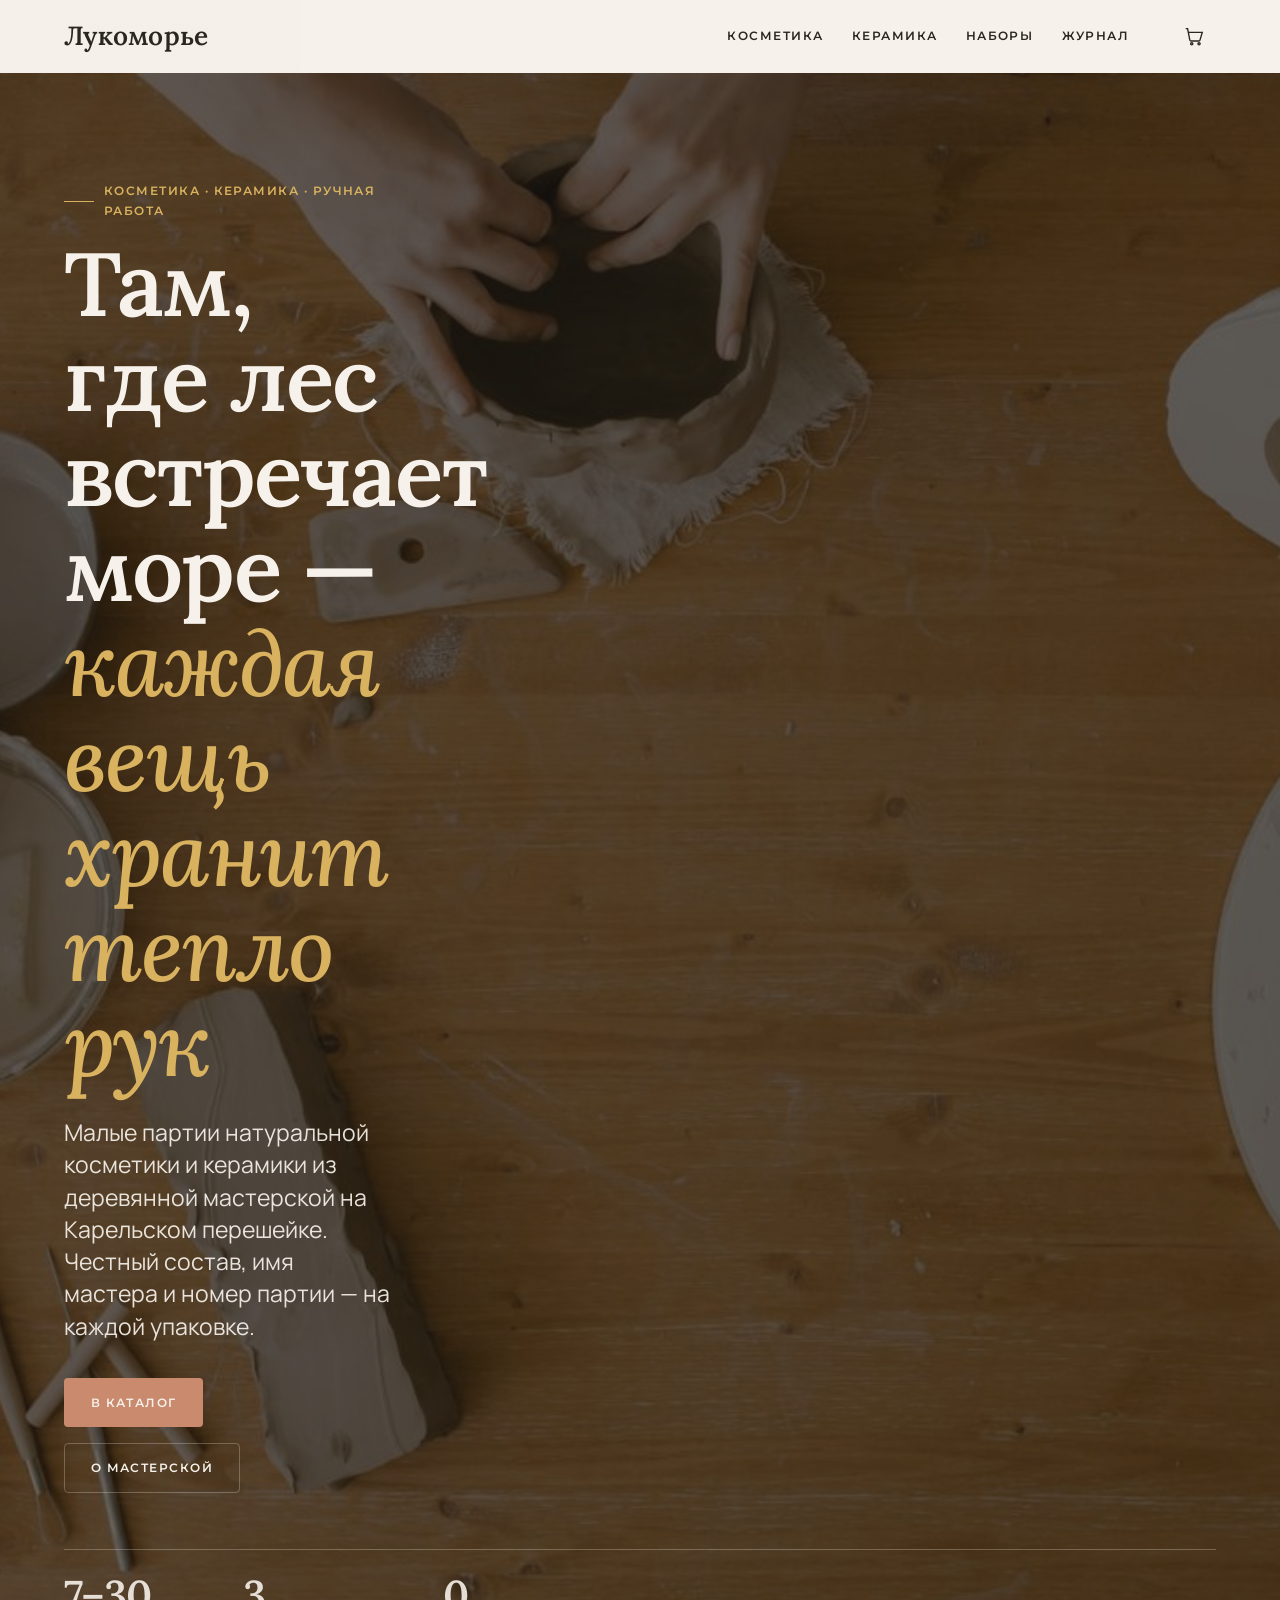
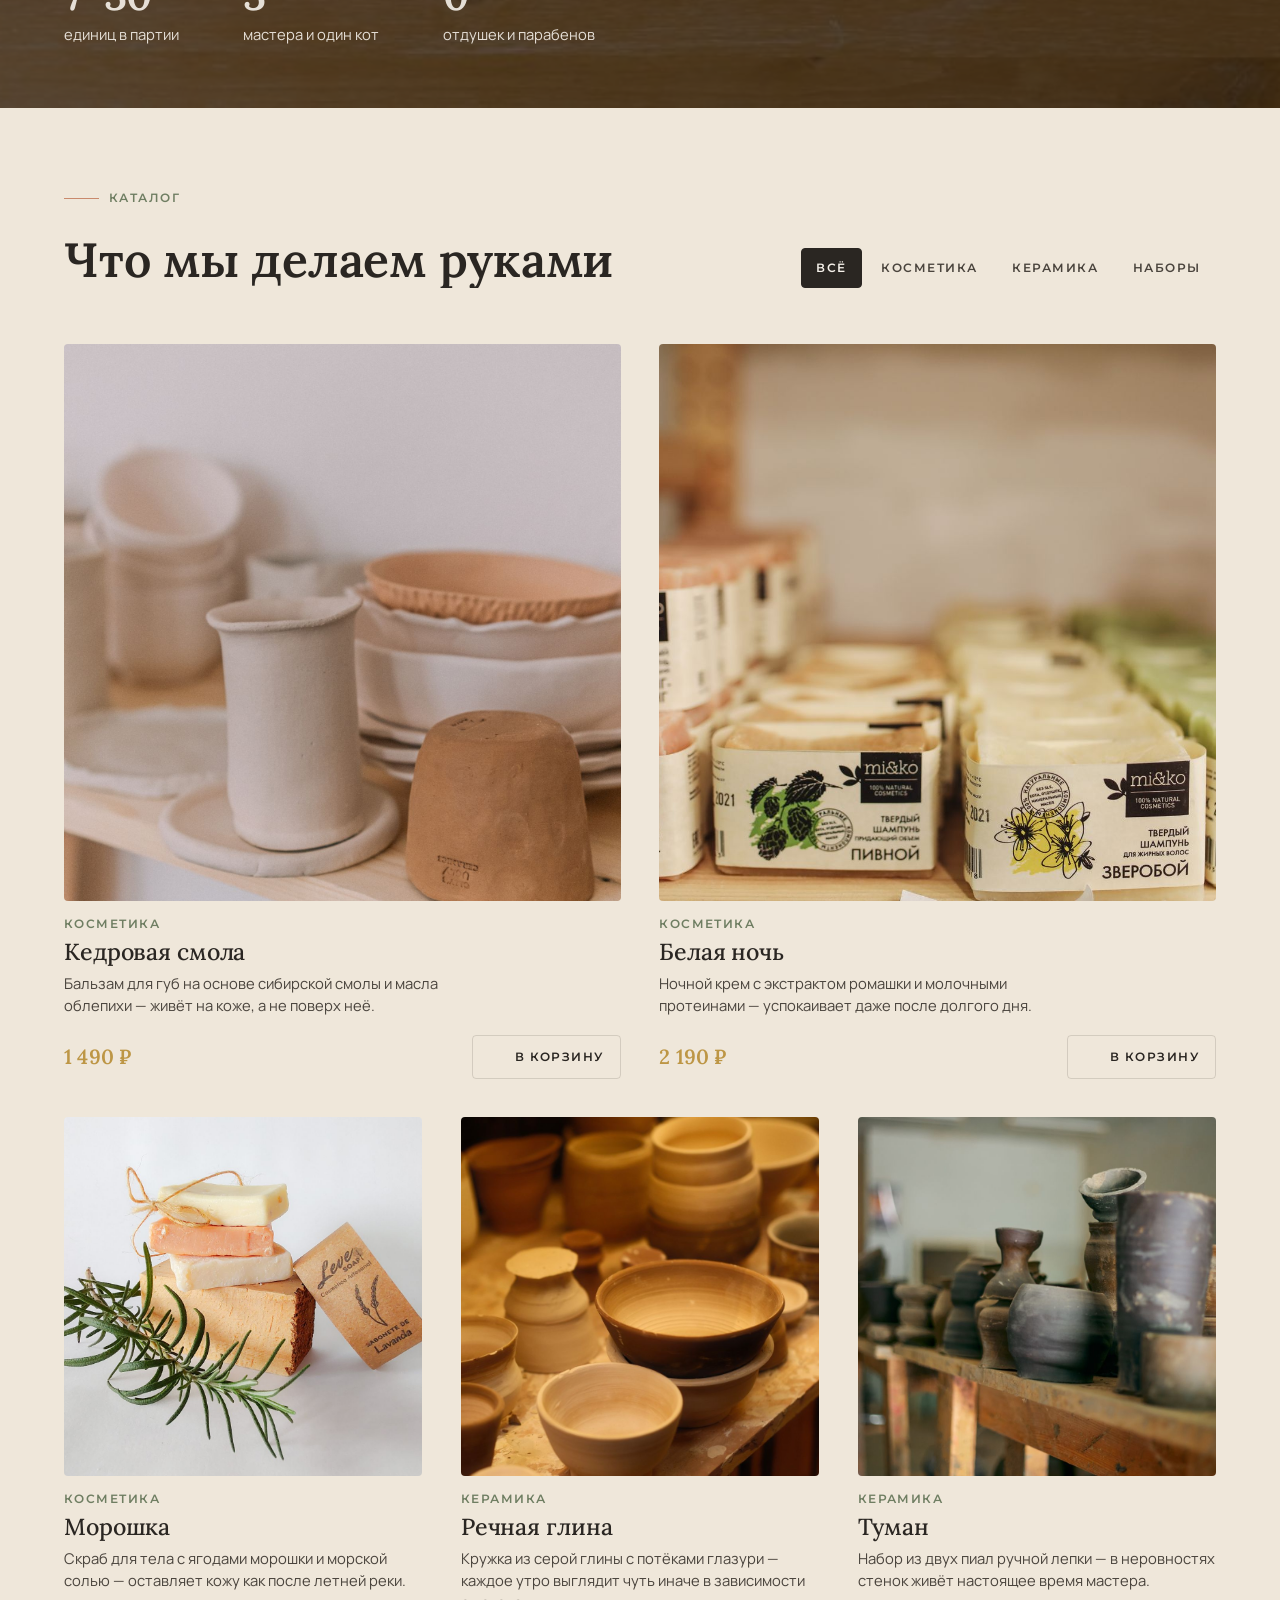
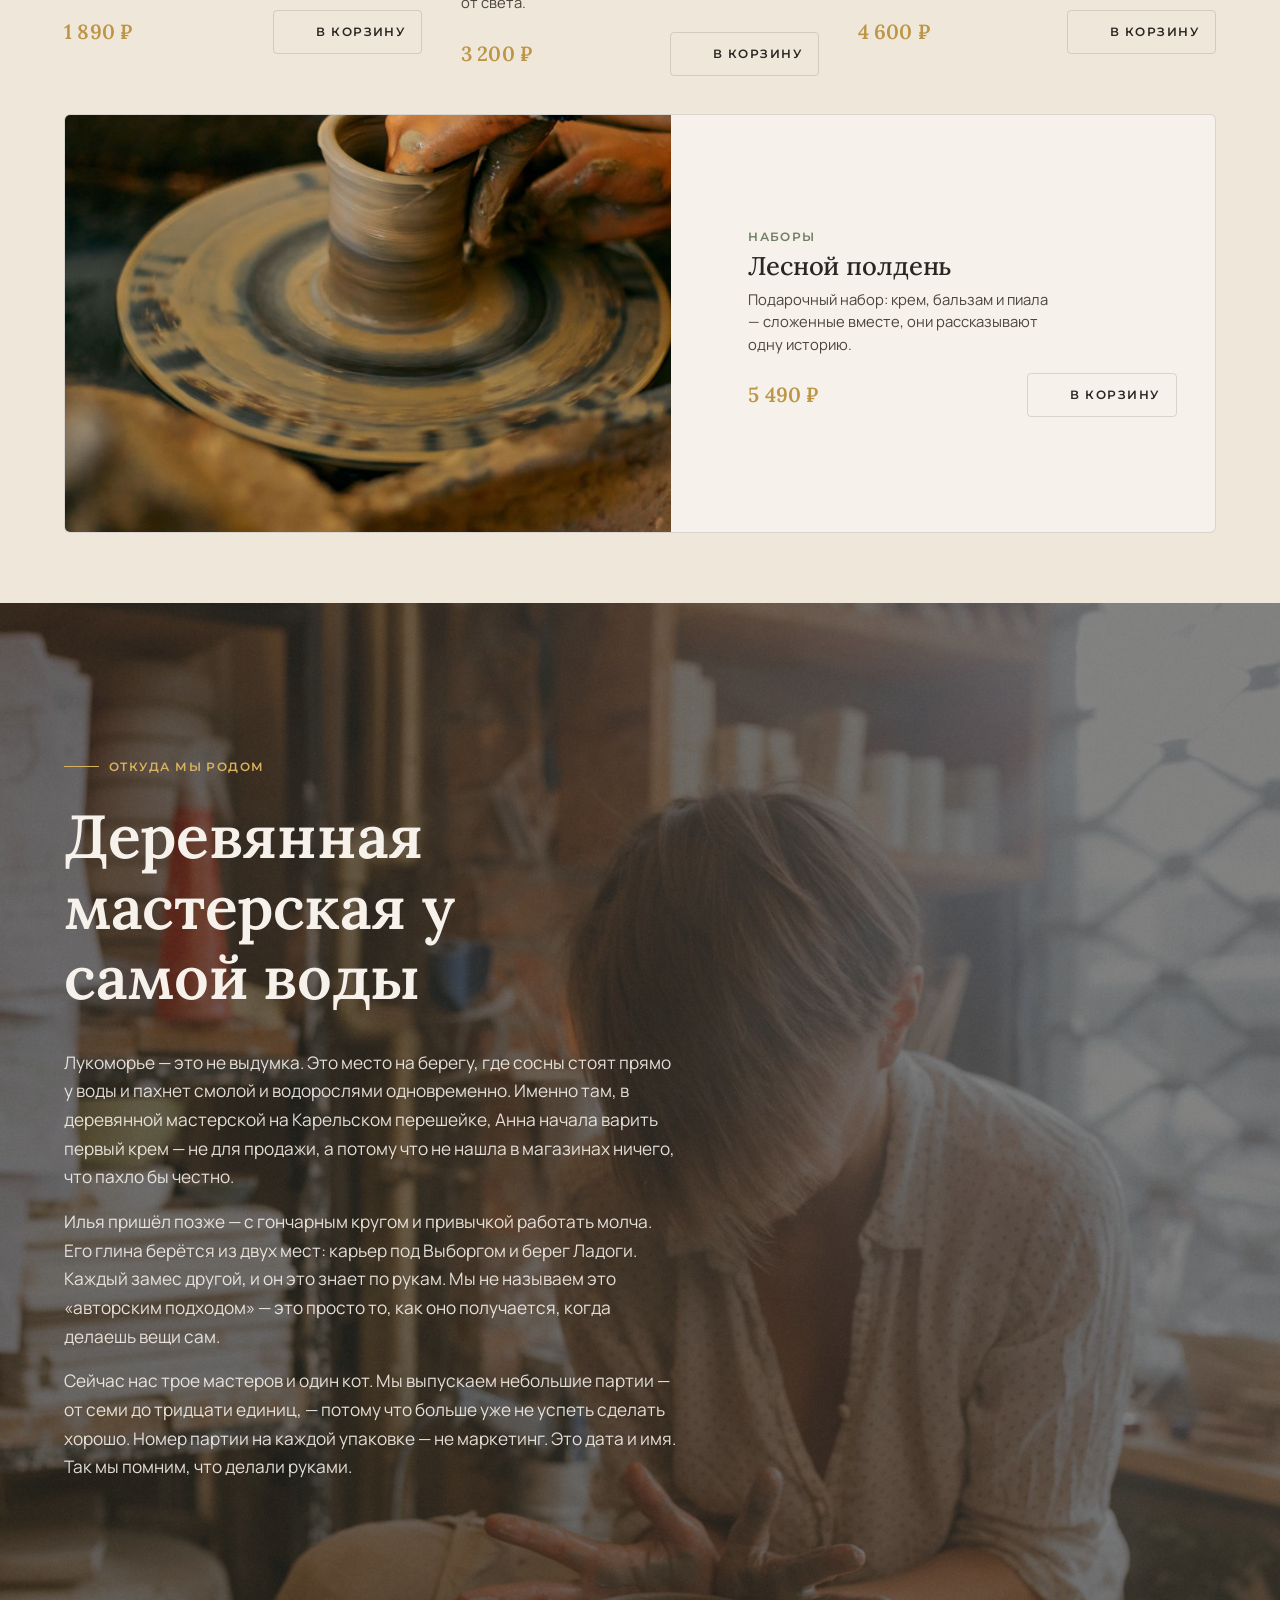
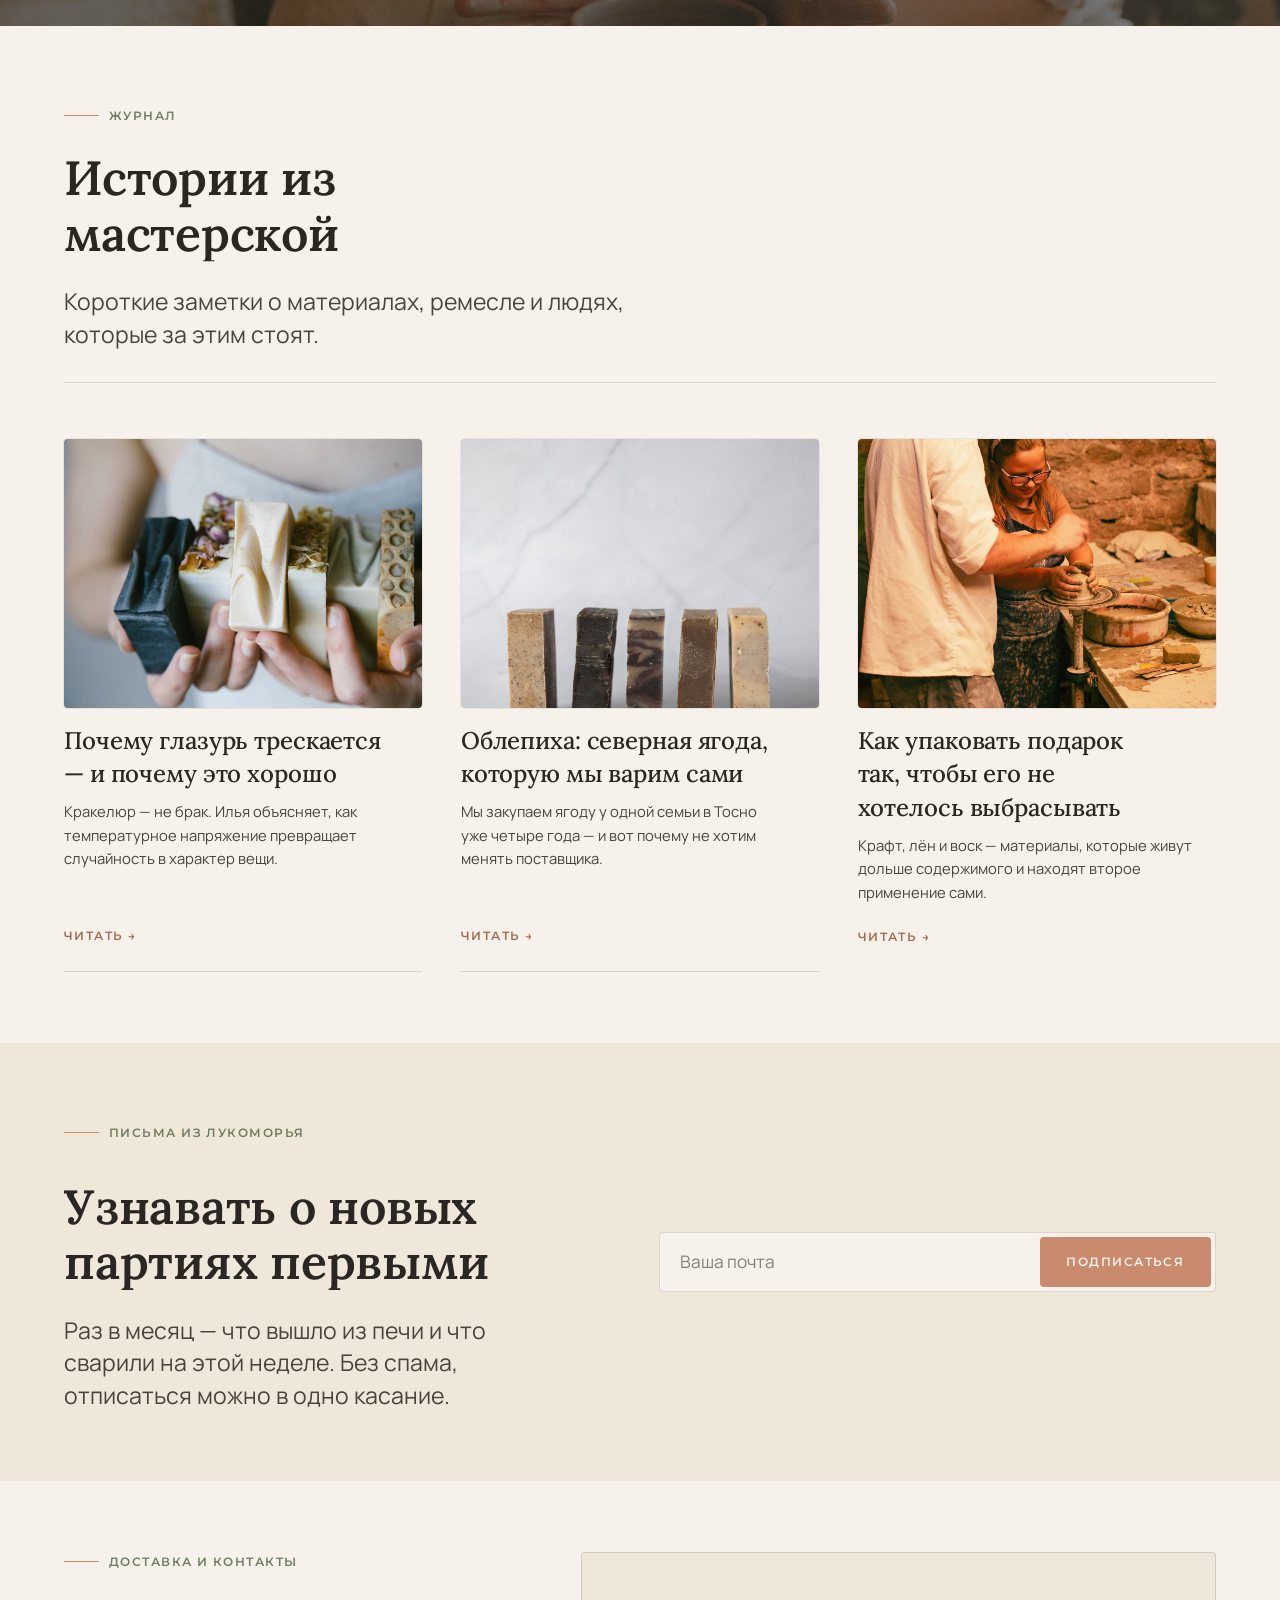
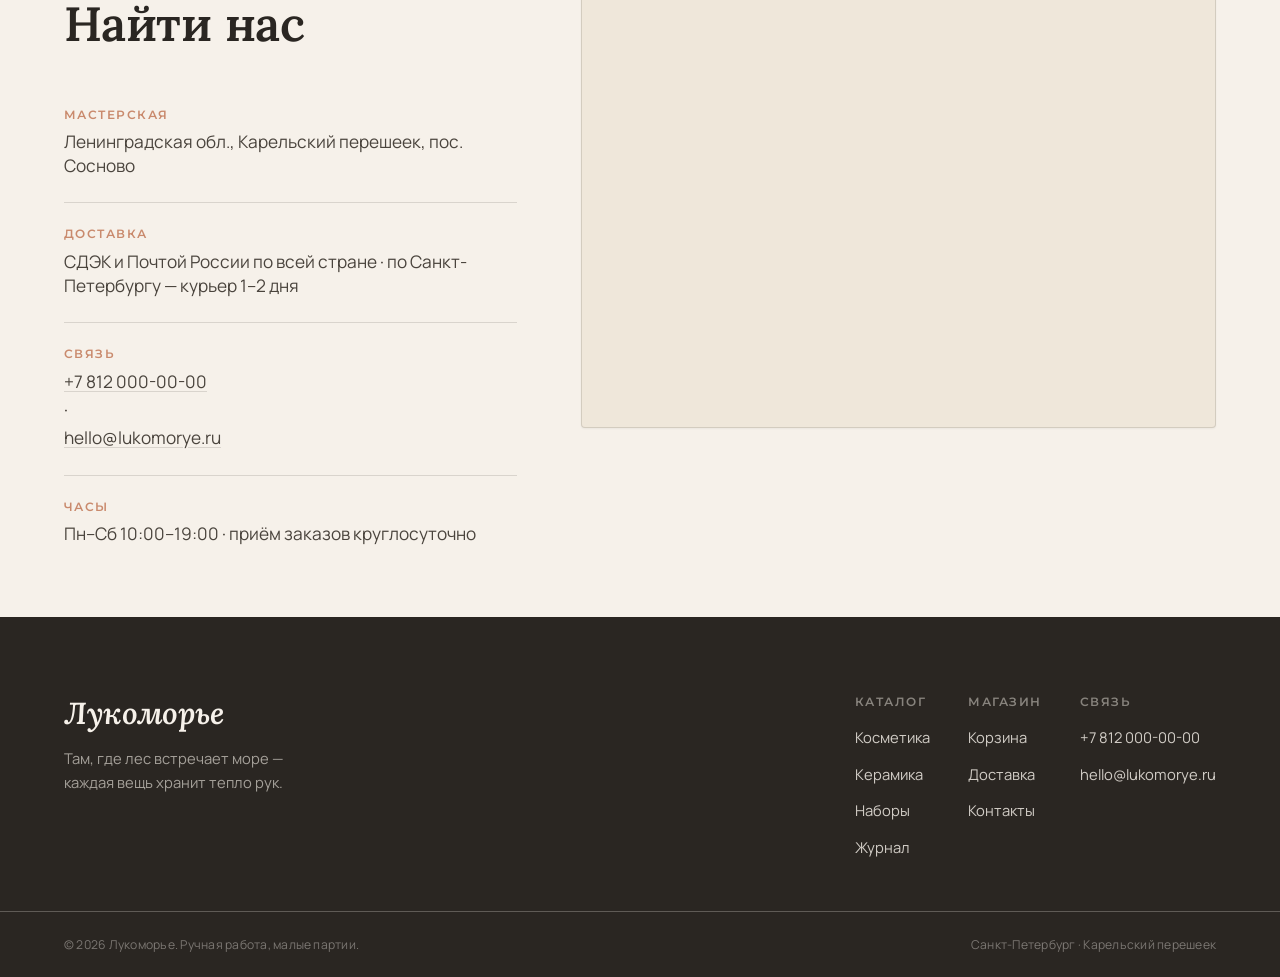
<file: index.html>
<!DOCTYPE html>
<html lang="ru">
<head>
  <meta charset="UTF-8" />
  <meta name="viewport" content="width=device-width, initial-scale=1" />
  <title>Лукоморье — косметика и керамика ручной работы</title>
  <meta name="description" content="Лукоморье — бутик натуральной косметики и керамики ручной работы. Малые партии, честный состав, тепло рук мастера." />

  <link rel="icon" href="data:image/svg+xml,%3Csvg xmlns='http://www.w3.org/2000/svg' viewBox='0 0 32 32'%3E%3Crect width='32' height='32' rx='6' fill='%23c98a6d'/%3E%3Ctext x='16' y='22' font-family='Georgia,serif' font-size='18' fill='%23f6f1ea' text-anchor='middle'%3E%D0%9B%3C/text%3E%3C/svg%3E" />

  <!-- Google Fonts: Lora (head) + Mulish (body) + Montserrat (label), cyrillic -->
  <link rel="preconnect" href="https://fonts.googleapis.com" />
  <link rel="preconnect" href="https://fonts.gstatic.com" crossorigin />
  <link href="https://fonts.googleapis.com/css2?family=Lora:ital,wght@0,500;0,600;1,500;1,600&family=Manrope:wght@400;500;600;700&family=Montserrat:wght@600&display=swap&subset=cyrillic,cyrillic-ext" rel="stylesheet" />

  <link rel="stylesheet" href="css/settings.css" />
  <link rel="stylesheet" href="css/base.css" />
  <link rel="stylesheet" href="css/blocks/header.css" />
  <link rel="stylesheet" href="css/blocks/hero.css" />
  <link rel="stylesheet" href="css/blocks/catalog.css" />
  <link rel="stylesheet" href="css/blocks/story.css" />
  <link rel="stylesheet" href="css/blocks/journal.css" />
  <link rel="stylesheet" href="css/blocks/newsletter.css" />
  <link rel="stylesheet" href="css/blocks/contacts.css" />
  <link rel="stylesheet" href="css/blocks/footer.css" />
</head>
<body>
  <a class="skip-link" href="#main">К содержанию</a>

  <!-- ============================================================
       SHARED HEADER — identical on index/product/cart.
       Cart icon carries .cart__count (live counter via cart.js).
       ============================================================ -->
  <header class="header" data-header>
    <div class="container header__inner">
      <a class="header__brand" href="index.html">Лукоморье</a>

      <nav class="header__nav" aria-label="Каталог">
        <a href="index.html#catalog" data-filter="Косметика">Косметика</a>
        <a href="index.html#catalog" data-filter="Керамика">Керамика</a>
        <a href="index.html#catalog" data-filter="Наборы">Наборы</a>
        <a href="index.html#journal">Журнал</a>
      </nav>

      <div class="header__actions">
        <a class="header__cart" href="cart.html" aria-label="Корзина">
          <svg class="icon" width="22" height="22" viewBox="0 0 24 24" stroke-width="1.5" aria-hidden="true">
            <path d="M3 4h2l2.4 12.2a1.5 1.5 0 0 0 1.5 1.2h8.2a1.5 1.5 0 0 0 1.5-1.2L21 8H6"/>
            <circle cx="9.5" cy="20.5" r="1.2"/>
            <circle cx="17.5" cy="20.5" r="1.2"/>
          </svg>
          <span class="cart__count" data-cart-count aria-live="polite">0</span>
        </a>
        <button class="header__burger" type="button" aria-label="Меню" aria-expanded="false" data-burger>
          <span></span><span></span><span></span>
        </button>
      </div>
    </div>

    <!-- mobile drawer -->
    <div class="header__drawer" data-drawer hidden>
      <nav aria-label="Меню">
        <a href="index.html#catalog" data-filter="Косметика">Косметика</a>
        <a href="index.html#catalog" data-filter="Керамика">Керамика</a>
        <a href="index.html#catalog" data-filter="Наборы">Наборы</a>
        <a href="index.html#journal">Журнал</a>
        <a href="cart.html">Корзина</a>
      </nav>
    </div>
  </header>

  <main id="main">

    <!-- ============================================================ HERO
         Full-bleed craft photo + flat warm overlay + light typography.
         Never gate the H1 on reveal — hero copy is always visible. -->
    <section class="hero">
      <div class="hero__bg u-img" aria-hidden="true">
        <img src="img/hero.jpg" width="1600" height="1000" loading="eager" alt="" />
      </div>
      <div class="hero__overlay" aria-hidden="true"></div>

      <div class="container hero__inner">
        <div class="hero__copy">
          <span class="section__eyebrow hero__eyebrow">Косметика · Керамика · Ручная работа</span>
          <h1 class="hero__title">
            Там, где лес встречает море&nbsp;— <em>каждая вещь хранит тепло рук</em>
          </h1>
          <p class="hero__lead">
            Малые партии натуральной косметики и керамики из деревянной мастерской
            на Карельском перешейке. Честный состав, имя мастера и номер партии — на каждой упаковке.
          </p>
          <div class="hero__actions">
            <a class="btn btn--clay" href="#catalog">В каталог</a>
            <a class="btn btn--outline-light" href="#story">О мастерской</a>
          </div>
        </div>

        <ul class="hero__trust">
          <li><strong>7–30</strong> единиц в партии</li>
          <li><strong>3</strong> мастера и один кот</li>
          <li><strong>0</strong> отдушек и парабенов</li>
        </ul>
      </div>
    </section>

    <!-- ============================================================ CATALOG -->
    <section class="section s-tint" id="catalog">
      <div class="container">
        <header class="catalog__head">
          <div>
            <span class="section__eyebrow" data-reveal>Каталог</span>
            <h2 class="section__title" data-reveal-head>Что мы делаем руками</h2>
          </div>
          <div class="catalog__filters" data-reveal role="tablist" aria-label="Фильтр каталога">
            <button class="catalog__filter is-active" type="button" data-filter="all">Всё</button>
            <button class="catalog__filter" type="button" data-filter="Косметика">Косметика</button>
            <button class="catalog__filter" type="button" data-filter="Керамика">Керамика</button>
            <button class="catalog__filter" type="button" data-filter="Наборы">Наборы</button>
          </div>
        </header>

        <div class="catalog__grid">

          <!-- Кедровая смола -->
          <article class="card" data-reveal data-type="Косметика">
            <a class="card__media u-img u-img--square" href="product.html?id=kedrovaya-smola" aria-label="Кедровая смола">
              <img class="card__img card__img--front" src="img/prod-1.jpg" width="800" height="800" loading="lazy" alt="Бальзам для губ «Кедровая смола»" />
              <img class="card__img card__img--back" src="img/prod-1b.jpg" width="800" height="800" loading="lazy" alt="Кедровая смола — другой ракурс" />
            </a>
            <div class="card__body">
              <span class="card__type u-label">Косметика</span>
              <h3 class="card__name"><a href="product.html?id=kedrovaya-smola">Кедровая смола</a></h3>
              <p class="card__note">Бальзам для губ на основе сибирской смолы и масла облепихи — живёт на коже, а не поверх неё.</p>
              <div class="card__foot">
                <span class="card__price">1 490 ₽</span>
                <button class="card__add" type="button"
                        data-add-to-cart
                        data-id="kedrovaya-smola"
                        data-name="Кедровая смола"
                        data-price="1490"
                        data-img="img/prod-1.jpg"
                        aria-label="Добавить «Кедровая смола» в корзину">
                  <svg class="card__check icon" width="20" height="20" viewBox="0 0 24 24" stroke-width="2" aria-hidden="true">
                    <path class="card__check-path" d="M5 12.5l4.5 4.5L19 7"/>
                  </svg>
                  <span class="card__add-label">В корзину</span>
                </button>
              </div>
            </div>
          </article>

          <!-- Белая ночь -->
          <article class="card" data-reveal data-type="Косметика">
            <a class="card__media u-img u-img--square" href="product.html?id=belaya-noch" aria-label="Белая ночь">
              <img class="card__img card__img--front" src="img/prod-2.jpg" width="800" height="800" loading="lazy" alt="Ночной крем «Белая ночь»" />
              <img class="card__img card__img--back" src="img/prod-2b.jpg" width="800" height="800" loading="lazy" alt="Белая ночь — другой ракурс" />
            </a>
            <div class="card__body">
              <span class="card__type u-label">Косметика</span>
              <h3 class="card__name"><a href="product.html?id=belaya-noch">Белая ночь</a></h3>
              <p class="card__note">Ночной крем с экстрактом ромашки и молочными протеинами — успокаивает даже после долгого дня.</p>
              <div class="card__foot">
                <span class="card__price">2 190 ₽</span>
                <button class="card__add" type="button"
                        data-add-to-cart
                        data-id="belaya-noch"
                        data-name="Белая ночь"
                        data-price="2190"
                        data-img="img/prod-2.jpg"
                        aria-label="Добавить «Белая ночь» в корзину">
                  <svg class="card__check icon" width="20" height="20" viewBox="0 0 24 24" stroke-width="2" aria-hidden="true">
                    <path class="card__check-path" d="M5 12.5l4.5 4.5L19 7"/>
                  </svg>
                  <span class="card__add-label">В корзину</span>
                </button>
              </div>
            </div>
          </article>

          <!-- Морошка -->
          <article class="card" data-reveal data-type="Косметика">
            <a class="card__media u-img u-img--square" href="product.html?id=moroshka" aria-label="Морошка">
              <img class="card__img card__img--front" src="img/prod-3.jpg" width="800" height="800" loading="lazy" alt="Скраб для тела «Морошка»" />
              <img class="card__img card__img--back" src="img/journal-1.jpg" width="800" height="800" loading="lazy" alt="Морошка — другой ракурс" />
            </a>
            <div class="card__body">
              <span class="card__type u-label">Косметика</span>
              <h3 class="card__name"><a href="product.html?id=moroshka">Морошка</a></h3>
              <p class="card__note">Скраб для тела с ягодами морошки и морской солью — оставляет кожу как после летней реки.</p>
              <div class="card__foot">
                <span class="card__price">1 890 ₽</span>
                <button class="card__add" type="button"
                        data-add-to-cart
                        data-id="moroshka"
                        data-name="Морошка"
                        data-price="1890"
                        data-img="img/prod-3.jpg"
                        aria-label="Добавить «Морошка» в корзину">
                  <svg class="card__check icon" width="20" height="20" viewBox="0 0 24 24" stroke-width="2" aria-hidden="true">
                    <path class="card__check-path" d="M5 12.5l4.5 4.5L19 7"/>
                  </svg>
                  <span class="card__add-label">В корзину</span>
                </button>
              </div>
            </div>
          </article>

          <!-- Речная глина -->
          <article class="card" data-reveal data-type="Керамика">
            <a class="card__media u-img u-img--square" href="product.html?id=rechnaya-glina" aria-label="Речная глина">
              <img class="card__img card__img--front" src="img/prod-4.jpg" width="800" height="800" loading="lazy" alt="Кружка «Речная глина»" />
              <img class="card__img card__img--back" src="img/prod-6.jpg" width="800" height="800" loading="lazy" alt="Речная глина — другой ракурс" />
            </a>
            <div class="card__body">
              <span class="card__type u-label">Керамика</span>
              <h3 class="card__name"><a href="product.html?id=rechnaya-glina">Речная глина</a></h3>
              <p class="card__note">Кружка из серой глины с потёками глазури — каждое утро выглядит чуть иначе в зависимости от света.</p>
              <div class="card__foot">
                <span class="card__price">3 200 ₽</span>
                <button class="card__add" type="button"
                        data-add-to-cart
                        data-id="rechnaya-glina"
                        data-name="Речная глина"
                        data-price="3200"
                        data-img="img/prod-4.jpg"
                        aria-label="Добавить «Речная глина» в корзину">
                  <svg class="card__check icon" width="20" height="20" viewBox="0 0 24 24" stroke-width="2" aria-hidden="true">
                    <path class="card__check-path" d="M5 12.5l4.5 4.5L19 7"/>
                  </svg>
                  <span class="card__add-label">В корзину</span>
                </button>
              </div>
            </div>
          </article>

          <!-- Туман -->
          <article class="card" data-reveal data-type="Керамика">
            <a class="card__media u-img u-img--square" href="product.html?id=tuman" aria-label="Туман">
              <img class="card__img card__img--front" src="img/prod-5.jpg" width="800" height="800" loading="lazy" alt="Набор пиал «Туман»" />
              <img class="card__img card__img--back" src="img/prod-4.jpg" width="800" height="800" loading="lazy" alt="Туман — другой ракурс" />
            </a>
            <div class="card__body">
              <span class="card__type u-label">Керамика</span>
              <h3 class="card__name"><a href="product.html?id=tuman">Туман</a></h3>
              <p class="card__note">Набор из двух пиал ручной лепки — в неровностях стенок живёт настоящее время мастера.</p>
              <div class="card__foot">
                <span class="card__price">4 600 ₽</span>
                <button class="card__add" type="button"
                        data-add-to-cart
                        data-id="tuman"
                        data-name="Туман"
                        data-price="4600"
                        data-img="img/prod-5.jpg"
                        aria-label="Добавить «Туман» в корзину">
                  <svg class="card__check icon" width="20" height="20" viewBox="0 0 24 24" stroke-width="2" aria-hidden="true">
                    <path class="card__check-path" d="M5 12.5l4.5 4.5L19 7"/>
                  </svg>
                  <span class="card__add-label">В корзину</span>
                </button>
              </div>
            </div>
          </article>

          <!-- Лесной полдень -->
          <article class="card" data-reveal data-type="Наборы">
            <a class="card__media u-img u-img--square" href="product.html?id=lesnoy-polden" aria-label="Лесной полдень">
              <img class="card__img card__img--front" src="img/prod-6.jpg" width="800" height="800" loading="lazy" alt="Подарочный набор «Лесной полдень»" />
              <img class="card__img card__img--back" src="img/gift.jpg" width="800" height="800" loading="lazy" alt="Лесной полдень — упаковка" />
            </a>
            <div class="card__body">
              <span class="card__type u-label">Наборы</span>
              <h3 class="card__name"><a href="product.html?id=lesnoy-polden">Лесной полдень</a></h3>
              <p class="card__note">Подарочный набор: крем, бальзам и пиала — сложенные вместе, они рассказывают одну историю.</p>
              <div class="card__foot">
                <span class="card__price">5 490 ₽</span>
                <button class="card__add" type="button"
                        data-add-to-cart
                        data-id="lesnoy-polden"
                        data-name="Лесной полдень"
                        data-price="5490"
                        data-img="img/prod-6.jpg"
                        aria-label="Добавить «Лесной полдень» в корзину">
                  <svg class="card__check icon" width="20" height="20" viewBox="0 0 24 24" stroke-width="2" aria-hidden="true">
                    <path class="card__check-path" d="M5 12.5l4.5 4.5L19 7"/>
                  </svg>
                  <span class="card__add-label">В корзину</span>
                </button>
              </div>
            </div>
          </article>

        </div>
      </div>
    </section>

    <!-- ============================================================ STORY
         Full-bleed workshop photo + FLAT warm overlay (solid rgba) + light text -->
    <section class="story u-bleed" id="story">
      <div class="story__bg u-img">
        <img src="img/workshop.jpg" width="1600" height="1000" loading="lazy"
             alt="Женщина за гончарным кругом в мастерской" />
      </div>
      <div class="story__overlay"></div>
      <div class="container story__inner">
        <div class="story__copy">
          <span class="section__eyebrow story__eyebrow" data-reveal>Откуда мы родом</span>
          <h2 class="story__title" data-reveal-head>Деревянная мастерская у самой воды</h2>
          <div class="story__body" data-reveal>
            <p>Лукоморье — это не выдумка. Это место на берегу, где сосны стоят прямо у воды и пахнет смолой и водорослями одновременно. Именно там, в деревянной мастерской на Карельском перешейке, Анна начала варить первый крем — не для продажи, а потому что не нашла в магазинах ничего, что пахло бы честно.</p>
            <p>Илья пришёл позже — с гончарным кругом и привычкой работать молча. Его глина берётся из двух мест: карьер под Выборгом и берег Ладоги. Каждый замес другой, и он это знает по рукам. Мы не называем это «авторским подходом» — это просто то, как оно получается, когда делаешь вещи сам.</p>
            <p>Сейчас нас трое мастеров и один кот. Мы выпускаем небольшие партии — от семи до тридцати единиц, — потому что больше уже не успеть сделать хорошо. Номер партии на каждой упаковке — не маркетинг. Это дата и имя. Так мы помним, что делали руками.</p>
          </div>
        </div>
      </div>
    </section>

    <!-- ============================================================ JOURNAL -->
    <section class="section" id="journal">
      <div class="container">
        <header class="journal__head">
          <div>
            <span class="section__eyebrow" data-reveal>Журнал</span>
            <h2 class="section__title" data-reveal-head>Истории из мастерской</h2>
          </div>
          <p class="section__lead" data-reveal>Короткие заметки о материалах, ремесле и людях, которые за этим стоят.</p>
        </header>

        <div class="journal__grid">
          <article class="post" data-reveal>
            <a class="post__media u-img u-img--land" href="#" aria-label="Почему глазурь трескается">
              <img src="img/journal-1.jpg" width="800" height="600" loading="lazy" alt="Мыло в руках мастера" />
            </a>
            <div class="post__body">
              <h3 class="post__title"><a href="#">Почему глазурь трескается — и почему это хорошо</a></h3>
              <p class="post__excerpt">Кракелюр — не брак. Илья объясняет, как температурное напряжение превращает случайность в характер вещи.</p>
              <span class="post__more u-label">Читать</span>
            </div>
          </article>

          <article class="post" data-reveal style="--reveal-delay:80ms">
            <a class="post__media u-img u-img--land" href="#" aria-label="Облепиха">
              <img src="img/journal-2.jpg" width="800" height="600" loading="lazy" alt="Натуральное мыло на белой поверхности" />
            </a>
            <div class="post__body">
              <h3 class="post__title"><a href="#">Облепиха: северная ягода, которую мы варим сами</a></h3>
              <p class="post__excerpt">Мы закупаем ягоду у одной семьи в Тосно уже четыре года — и вот почему не хотим менять поставщика.</p>
              <span class="post__more u-label">Читать</span>
            </div>
          </article>

          <article class="post" data-reveal style="--reveal-delay:160ms">
            <a class="post__media u-img u-img--land" href="#" aria-label="Как упаковать подарок">
              <img src="img/gift.jpg" width="800" height="600" loading="lazy" alt="Подарочная упаковка из крафта и льна" />
            </a>
            <div class="post__body">
              <h3 class="post__title"><a href="#">Как упаковать подарок так, чтобы его не хотелось выбрасывать</a></h3>
              <p class="post__excerpt">Крафт, лён и воск — материалы, которые живут дольше содержимого и находят второе применение сами.</p>
              <span class="post__more u-label">Читать</span>
            </div>
          </article>
        </div>
      </div>
    </section>

    <!-- ============================================================ NEWSLETTER -->
    <section class="section s-tint">
      <div class="container newsletter">
        <div class="newsletter__copy">
          <span class="section__eyebrow" data-reveal>Письма из Лукоморья</span>
          <h2 class="newsletter__title" data-reveal-head>Узнавать о новых партиях первыми</h2>
          <p class="newsletter__lead" data-reveal>Раз в месяц — что вышло из печи и что сварили на этой неделе. Без спама, отписаться можно в одно касание.</p>
        </div>

        <form class="newsletter__form" data-newsletter novalidate data-reveal>
          <div class="newsletter__row">
            <label class="visually-hidden" for="nl-email">Электронная почта</label>
            <input class="newsletter__input" id="nl-email" name="email" type="email"
                   inputmode="email" autocomplete="email" placeholder="Ваша почта"
                   required data-field="email" />
            <button class="btn btn--clay" type="submit">Подписаться</button>
          </div>
          <p class="form__error" data-error-for="email" hidden>Проверьте адрес почты</p>

          <p class="newsletter__success" data-newsletter-success hidden>
            <svg class="icon" width="22" height="22" viewBox="0 0 24 24" stroke-width="2" aria-hidden="true">
              <path class="nl-check-path" d="M5 12.5l4.5 4.5L19 7"/>
            </svg>
            Спасибо — мы написали вам письмо для подтверждения.
          </p>
        </form>
      </div>
    </section>

    <!-- ============================================================ CONTACTS + MAP -->
    <section class="section" id="contacts">
      <div class="container contacts">
        <div class="contacts__info">
          <span class="section__eyebrow" data-reveal>Доставка и контакты</span>
          <h2 class="section__title" data-reveal-head>Найти нас</h2>
          <ul class="contacts__list" data-reveal>
            <li>
              <span class="u-label">Мастерская</span>
              Ленинградская обл., Карельский перешеек, пос. Сосново
            </li>
            <li>
              <span class="u-label">Доставка</span>
              СДЭК и Почтой России по всей стране · по Санкт-Петербургу — курьер 1–2 дня
            </li>
            <li>
              <span class="u-label">Связь</span>
              <a href="tel:+78120000000">+7 812 000-00-00</a> · <a href="mailto:hello@lukomorye.ru">hello@lukomorye.ru</a>
            </li>
            <li>
              <span class="u-label">Часы</span>
              Пн–Сб 10:00–19:00 · приём заказов круглосуточно
            </li>
          </ul>
        </div>

        <div class="contacts__map u-frame" data-reveal>
          <iframe
            src="https://yandex.ru/map-widget/v1/?ll=30.235%2C60.553&z=11"
            width="600" height="450" loading="lazy" title="Карта — мастерская Лукоморье"
            style="border:0;width:100%;height:100%;display:block"
            referrerpolicy="no-referrer-when-downgrade"></iframe>
        </div>
      </div>
    </section>

  </main>

  <!-- ============================================================
       SHARED FOOTER — identical on index/product/cart.
       ============================================================ -->
  <footer class="footer">
    <div class="container footer__inner">
      <div class="footer__brandcol">
        <a class="footer__brand" href="index.html">Лукоморье</a>
        <p class="footer__tag">Там, где лес встречает море — каждая вещь хранит тепло рук.</p>
      </div>

      <nav class="footer__nav" aria-label="Каталог">
        <span class="u-label">Каталог</span>
        <a href="index.html#catalog">Косметика</a>
        <a href="index.html#catalog">Керамика</a>
        <a href="index.html#catalog">Наборы</a>
        <a href="index.html#journal">Журнал</a>
      </nav>

      <nav class="footer__nav" aria-label="Магазин">
        <span class="u-label">Магазин</span>
        <a href="cart.html">Корзина</a>
        <a href="index.html#contacts">Доставка</a>
        <a href="index.html#contacts">Контакты</a>
      </nav>

      <div class="footer__contactcol">
        <span class="u-label">Связь</span>
        <a href="tel:+78120000000">+7 812 000-00-00</a>
        <a href="mailto:hello@lukomorye.ru">hello@lukomorye.ru</a>
      </div>
    </div>
    <div class="container footer__base">
      <span>© 2026 Лукоморье. Ручная работа, малые партии.</span>
      <span>Санкт-Петербург · Карельский перешеек</span>
    </div>
  </footer>

  <svg class="grain" aria-hidden="true">
    <filter id="grain-noise"><feTurbulence type="fractalNoise" baseFrequency="0.8" numOctaves="2" stitchTiles="stitch"/></filter>
    <rect width="100%" height="100%" filter="url(#grain-noise)"/>
  </svg>

  <script type="module" src="js/main.js"></script>
</body>
</html>
</file>
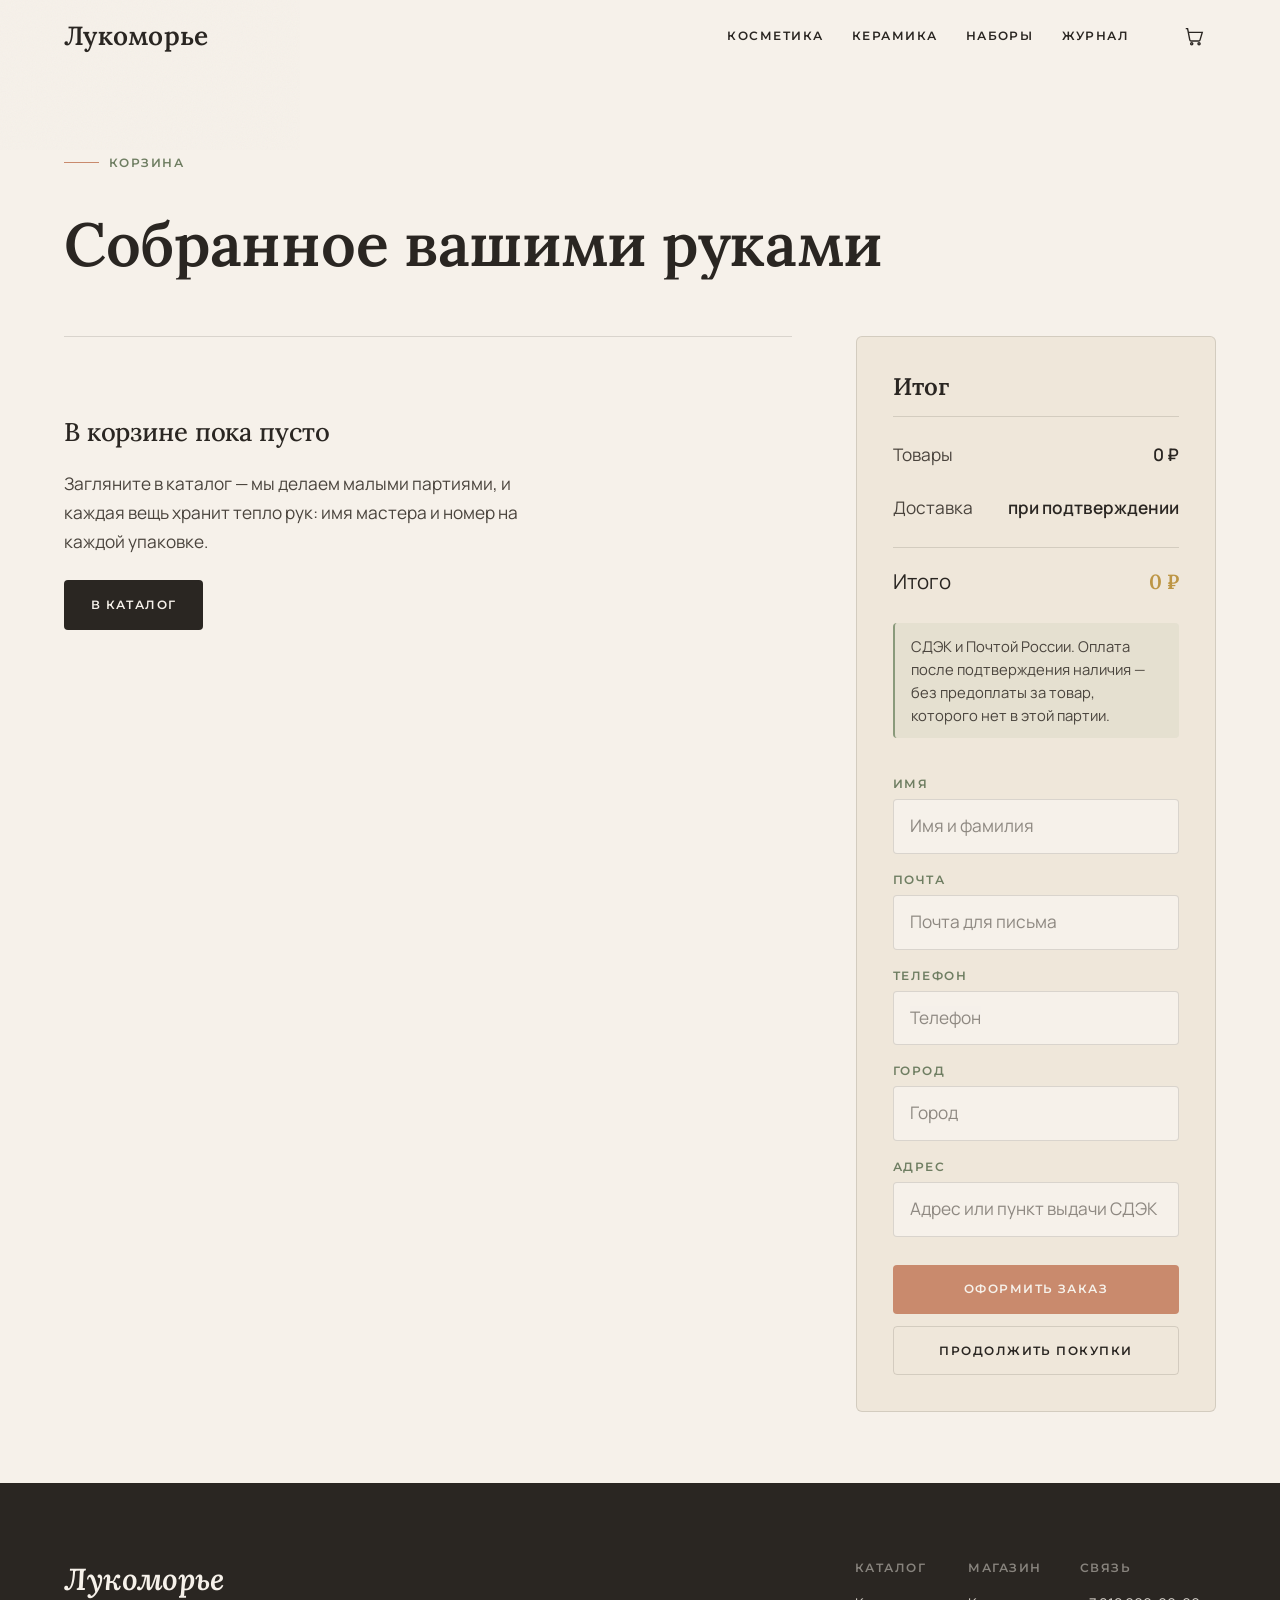
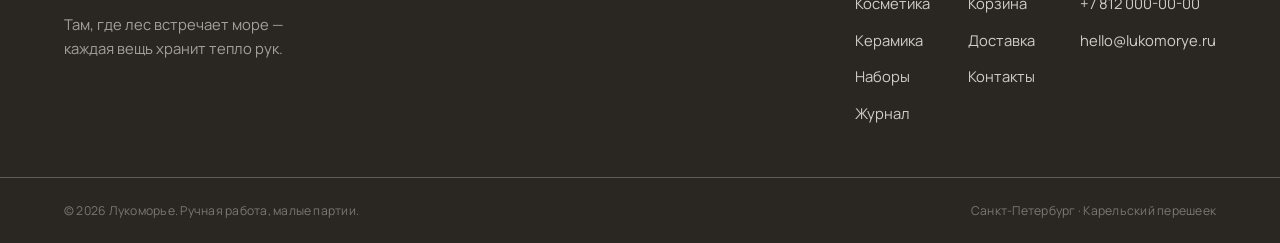
<file: cart.html>
<!DOCTYPE html>
<html lang="ru">
<head>
  <meta charset="UTF-8" />
  <meta name="viewport" content="width=device-width, initial-scale=1" />
  <title>Корзина — Лукоморье</title>
  <meta name="description" content="Корзина «Лукоморье» — натуральная косметика и керамика ручной работы. Малые партии, честный состав, тепло рук мастера." />

  <link rel="icon" href="data:image/svg+xml,%3Csvg xmlns='http://www.w3.org/2000/svg' viewBox='0 0 32 32'%3E%3Crect width='32' height='32' rx='6' fill='%23c98a6d'/%3E%3Ctext x='16' y='22' font-family='Georgia,serif' font-size='18' fill='%23f6f1ea' text-anchor='middle'%3E%D0%9B%3C/text%3E%3C/svg%3E" />

  <!-- Google Fonts: Lora (head) + Mulish (body) + Montserrat (label), cyrillic -->
  <link rel="preconnect" href="https://fonts.googleapis.com" />
  <link rel="preconnect" href="https://fonts.gstatic.com" crossorigin />
  <link href="https://fonts.googleapis.com/css2?family=Lora:ital,wght@0,500;0,600;1,500;1,600&family=Manrope:wght@400;500;600;700&family=Montserrat:wght@600&display=swap&subset=cyrillic,cyrillic-ext" rel="stylesheet" />

  <link rel="stylesheet" href="css/settings.css" />
  <link rel="stylesheet" href="css/base.css" />
  <link rel="stylesheet" href="css/blocks/header.css" />
  <link rel="stylesheet" href="css/blocks/hero.css" />
  <link rel="stylesheet" href="css/blocks/catalog.css" />
  <link rel="stylesheet" href="css/blocks/story.css" />
  <link rel="stylesheet" href="css/blocks/journal.css" />
  <link rel="stylesheet" href="css/blocks/newsletter.css" />
  <link rel="stylesheet" href="css/blocks/contacts.css" />
  <link rel="stylesheet" href="css/blocks/cart.css" />
  <link rel="stylesheet" href="css/blocks/footer.css" />
</head>
<body>
  <a class="skip-link" href="#main">К содержанию</a>

  <!-- ============================================================
       SHARED HEADER — identical on index/product/cart.
       Cart icon carries .cart__count (live counter via cart.js).
       ============================================================ -->
  <header class="header" data-header>
    <div class="container header__inner">
      <a class="header__brand" href="index.html">Лукоморье</a>

      <nav class="header__nav" aria-label="Каталог">
        <a href="index.html#catalog" data-filter="Косметика">Косметика</a>
        <a href="index.html#catalog" data-filter="Керамика">Керамика</a>
        <a href="index.html#catalog" data-filter="Наборы">Наборы</a>
        <a href="index.html#journal">Журнал</a>
      </nav>

      <div class="header__actions">
        <a class="header__cart" href="cart.html" aria-label="Корзина">
          <svg class="icon" width="22" height="22" viewBox="0 0 24 24" stroke-width="1.5" aria-hidden="true">
            <path d="M3 4h2l2.4 12.2a1.5 1.5 0 0 0 1.5 1.2h8.2a1.5 1.5 0 0 0 1.5-1.2L21 8H6"/>
            <circle cx="9.5" cy="20.5" r="1.2"/>
            <circle cx="17.5" cy="20.5" r="1.2"/>
          </svg>
          <span class="cart__count" data-cart-count aria-live="polite">0</span>
        </a>
        <button class="header__burger" type="button" aria-label="Меню" aria-expanded="false" data-burger>
          <span></span><span></span><span></span>
        </button>
      </div>
    </div>

    <!-- mobile drawer -->
    <div class="header__drawer" data-drawer hidden>
      <nav aria-label="Меню">
        <a href="index.html#catalog" data-filter="Косметика">Косметика</a>
        <a href="index.html#catalog" data-filter="Керамика">Керамика</a>
        <a href="index.html#catalog" data-filter="Наборы">Наборы</a>
        <a href="index.html#journal">Журнал</a>
        <a href="cart.html">Корзина</a>
      </nav>
    </div>
  </header>

  <main id="main">

    <!-- ============================================================ CART -->
    <section class="cart-page">
      <div class="container">

        <header class="cart-page__head">
          <span class="cart-page__eyebrow section__eyebrow" data-reveal>Корзина</span>
          <h1 class="cart-page__title" data-reveal-head>Собранное вашими руками</h1>
        </header>

        <div class="cart-page__inner">

          <!-- ===== LEFT: line items + empty state ===== -->
          <div data-reveal>

            <!-- cart.js fills this with .cart__item rows -->
            <div class="cart__items" data-cart-root></div>

            <!-- empty state — cart.js toggles .is-visible when cart is empty -->
            <div class="cart__empty">
              <h2 class="cart__empty-title">В корзине пока пусто</h2>
              <p class="cart__empty-lead">
                Загляните в каталог — мы делаем малыми партиями, и каждая вещь
                хранит тепло рук: имя мастера и номер на каждой упаковке.
              </p>
              <a class="btn btn--primary" href="index.html#catalog">В каталог</a>
            </div>

          </div>

          <!-- ===== RIGHT: sticky summary + checkout =====
               No data-reveal here: cart.js owns this element's visibility via
               the [hidden] attribute (empty cart hides it, items show it). A
               reveal observer would never fire while hidden, leaving it
               opacity:0 forever when items arrive later (cross-tab sync). -->
          <aside class="cart__summary">
            <h2 class="cart__summary-title">Итог</h2>

            <div class="cart__summary-row">
              <span class="cart__summary-label">Товары</span>
              <span class="cart__summary-val" data-cart-total>0 ₽</span>
            </div>
            <div class="cart__summary-row">
              <span class="cart__summary-label">Доставка</span>
              <span class="cart__summary-val">при подтверждении</span>
            </div>
            <div class="cart__summary-row cart__summary-row--total">
              <span class="cart__summary-label">Итого</span>
              <span class="cart__summary-val" data-cart-total>0 ₽</span>
            </div>

            <p class="cart__delivery-note">
              СДЭК и Почтой России. Оплата после подтверждения наличия — без
              предоплаты за товар, которого нет в этой партии.
            </p>

            <!-- checkout form -->
            <form class="cart__form" data-checkout novalidate>

              <div class="cart__field">
                <label class="cart__label" for="co-name">Имя</label>
                <input class="cart__input" id="co-name" name="name" type="text"
                       autocomplete="name" placeholder="Имя и фамилия" required
                       data-field="name" />
              </div>

              <div class="cart__field">
                <label class="cart__label" for="co-email">Почта</label>
                <input class="cart__input" id="co-email" name="email" type="email"
                       inputmode="email" autocomplete="email" placeholder="Почта для письма"
                       required data-field="email" />
                <p class="cart__field-error" data-error-for="email" hidden>Проверьте адрес почты</p>
              </div>

              <div class="cart__field">
                <label class="cart__label" for="co-phone">Телефон</label>
                <input class="cart__input" id="co-phone" name="phone" type="tel"
                       inputmode="tel" autocomplete="tel" placeholder="Телефон"
                       data-field="phone" />
              </div>

              <div class="cart__field">
                <label class="cart__label" for="co-city">Город</label>
                <input class="cart__input" id="co-city" name="city" type="text"
                       autocomplete="address-level2" placeholder="Город" required
                       data-field="city" />
              </div>

              <div class="cart__field">
                <label class="cart__label" for="co-address">Адрес</label>
                <input class="cart__input" id="co-address" name="address" type="text"
                       autocomplete="street-address" placeholder="Адрес или пункт выдачи СДЭК"
                       required data-field="address" />
              </div>

              <div class="cart__cta">
                <button class="btn btn--clay" type="submit">Оформить заказ</button>
                <a class="btn btn--ghost" href="index.html#catalog">Продолжить покупки</a>
              </div>
            </form>

            <!-- success state — revealed via .is-visible after a valid submit -->
            <div class="cart__success" data-checkout-success>
              <svg class="cart__success-icon" width="44" height="44" viewBox="0 0 24 24" aria-hidden="true">
                <path class="cart__success-path" stroke-width="2" d="M5 12.5l4.5 4.5L19 7"/>
              </svg>
              <h2 class="cart__success-title">Заказ принят</h2>
              <p class="cart__success-lead">
                Спасибо — мы написали вам письмо с подтверждением и номером партии.
              </p>
            </div>
          </aside>

        </div>
      </div>
    </section>

  </main>

  <!-- ============================================================
       SHARED FOOTER — identical on index/product/cart.
       ============================================================ -->
  <footer class="footer">
    <div class="container footer__inner">
      <div class="footer__brandcol">
        <a class="footer__brand" href="index.html">Лукоморье</a>
        <p class="footer__tag">Там, где лес встречает море — каждая вещь хранит тепло рук.</p>
      </div>

      <nav class="footer__nav" aria-label="Каталог">
        <span class="u-label">Каталог</span>
        <a href="index.html#catalog">Косметика</a>
        <a href="index.html#catalog">Керамика</a>
        <a href="index.html#catalog">Наборы</a>
        <a href="index.html#journal">Журнал</a>
      </nav>

      <nav class="footer__nav" aria-label="Магазин">
        <span class="u-label">Магазин</span>
        <a href="cart.html">Корзина</a>
        <a href="index.html#contacts">Доставка</a>
        <a href="index.html#contacts">Контакты</a>
      </nav>

      <div class="footer__contactcol">
        <span class="u-label">Связь</span>
        <a href="tel:+78120000000">+7 812 000-00-00</a>
        <a href="mailto:hello@lukomorye.ru">hello@lukomorye.ru</a>
      </div>
    </div>
    <div class="container footer__base">
      <span>© 2026 Лукоморье. Ручная работа, малые партии.</span>
      <span>Санкт-Петербург · Карельский перешеек</span>
    </div>
  </footer>

  <svg class="grain" aria-hidden="true">
    <filter id="grain-noise"><feTurbulence type="fractalNoise" baseFrequency="0.8" numOctaves="2" stitchTiles="stitch"/></filter>
    <rect width="100%" height="100%" filter="url(#grain-noise)"/>
  </svg>

  <script type="module" src="js/main.js"></script>
</body>
</html>
</file>
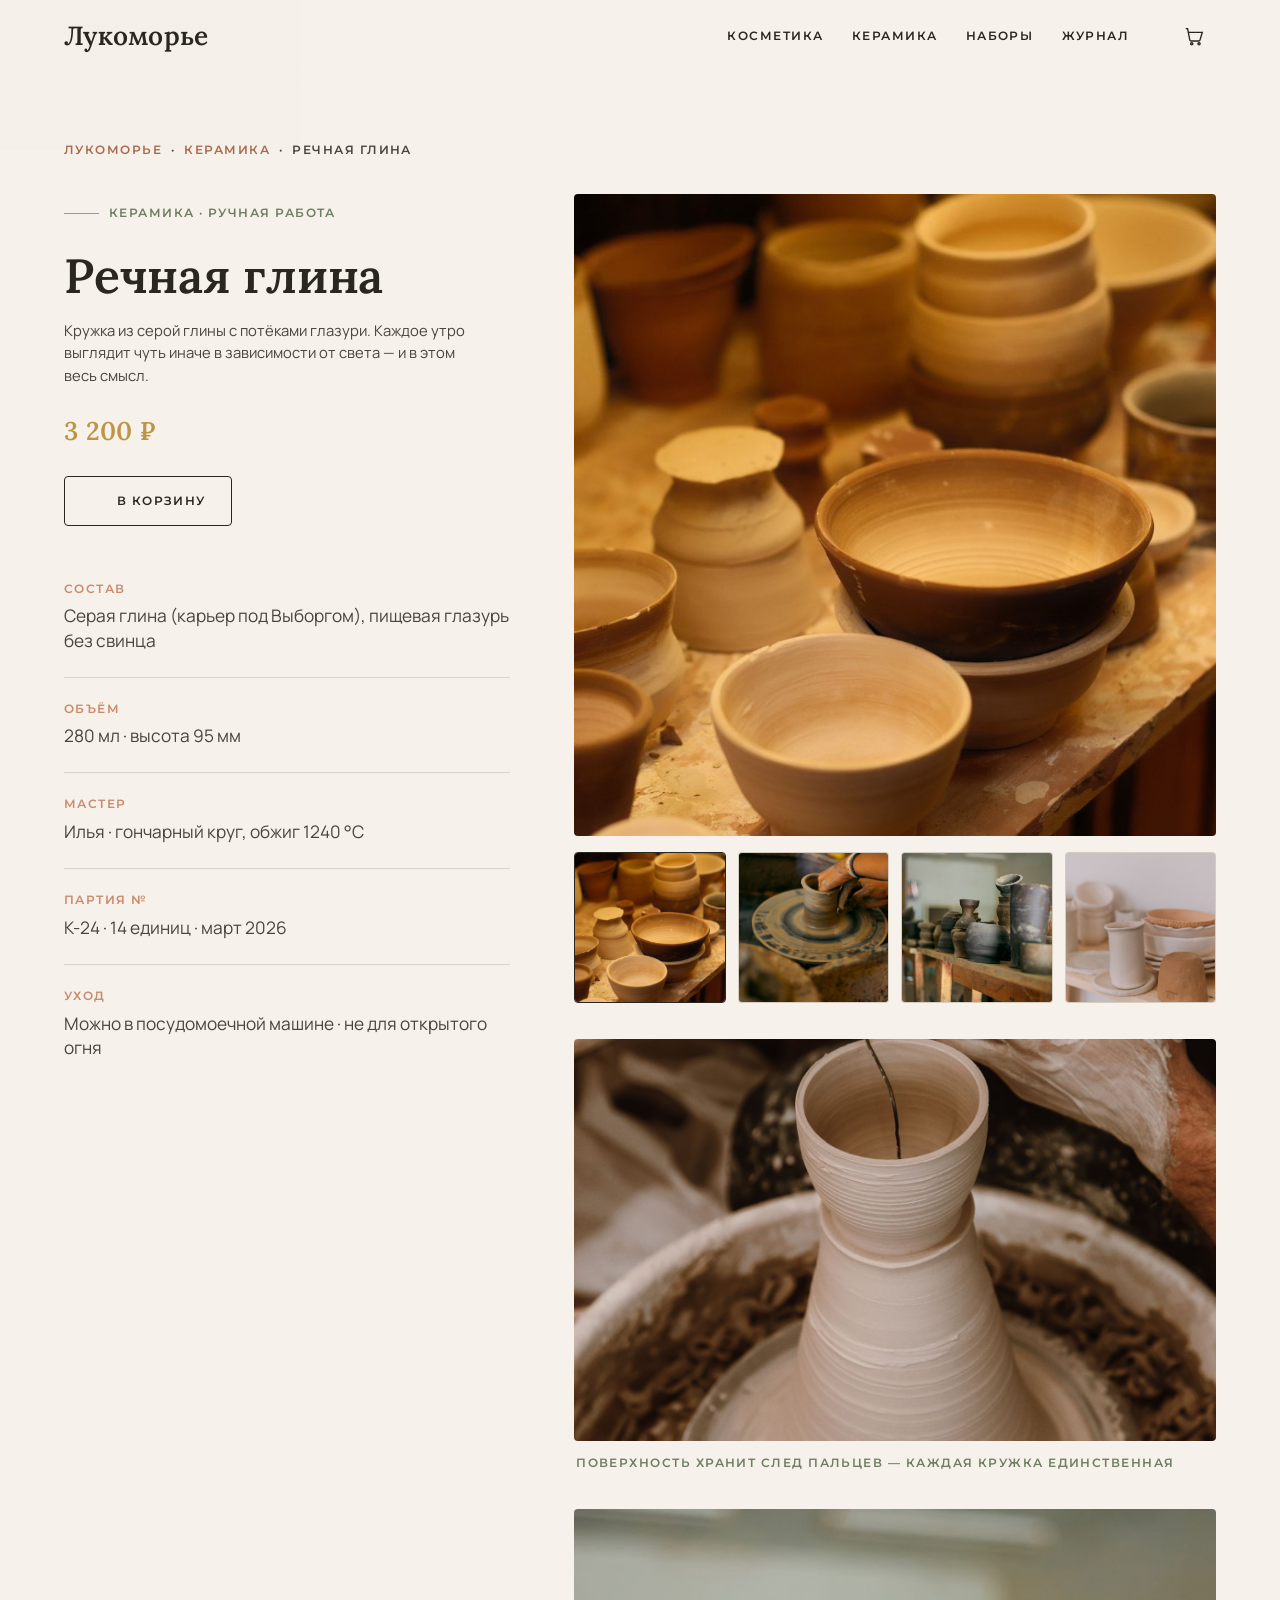
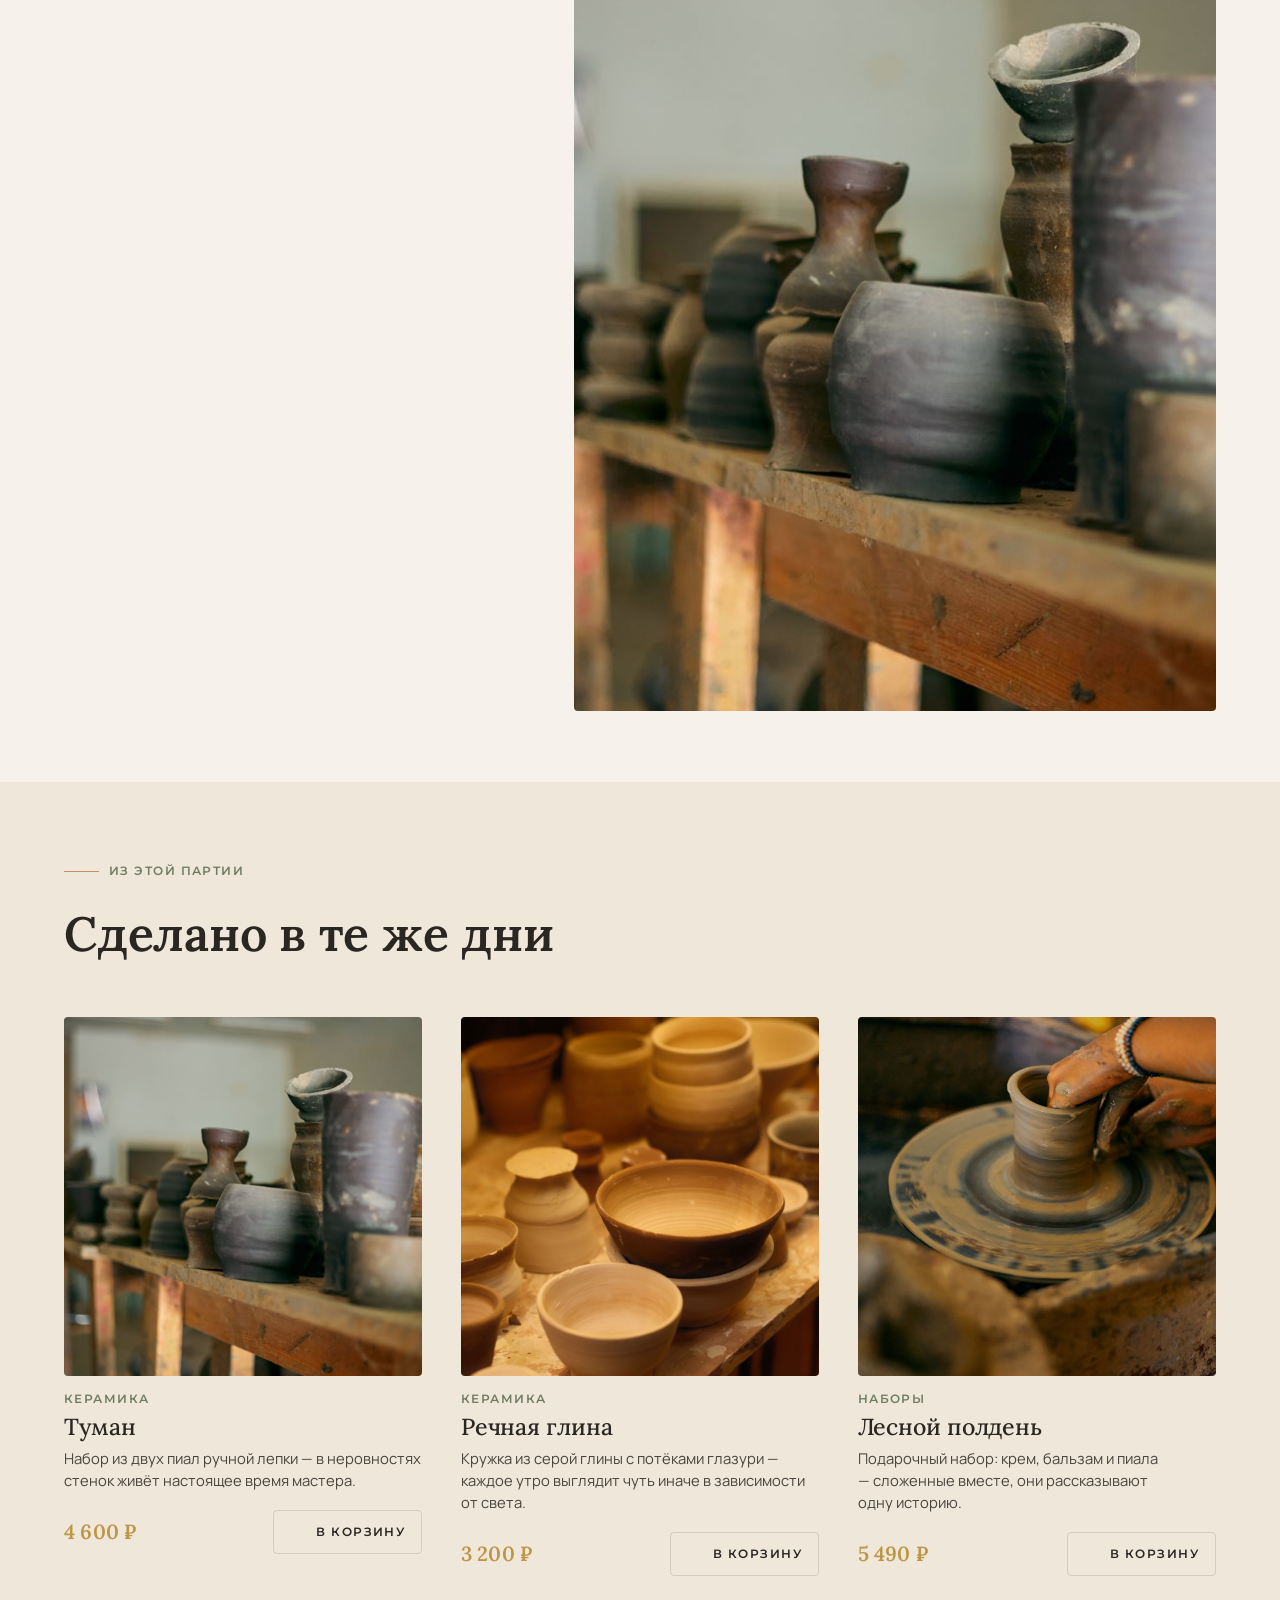
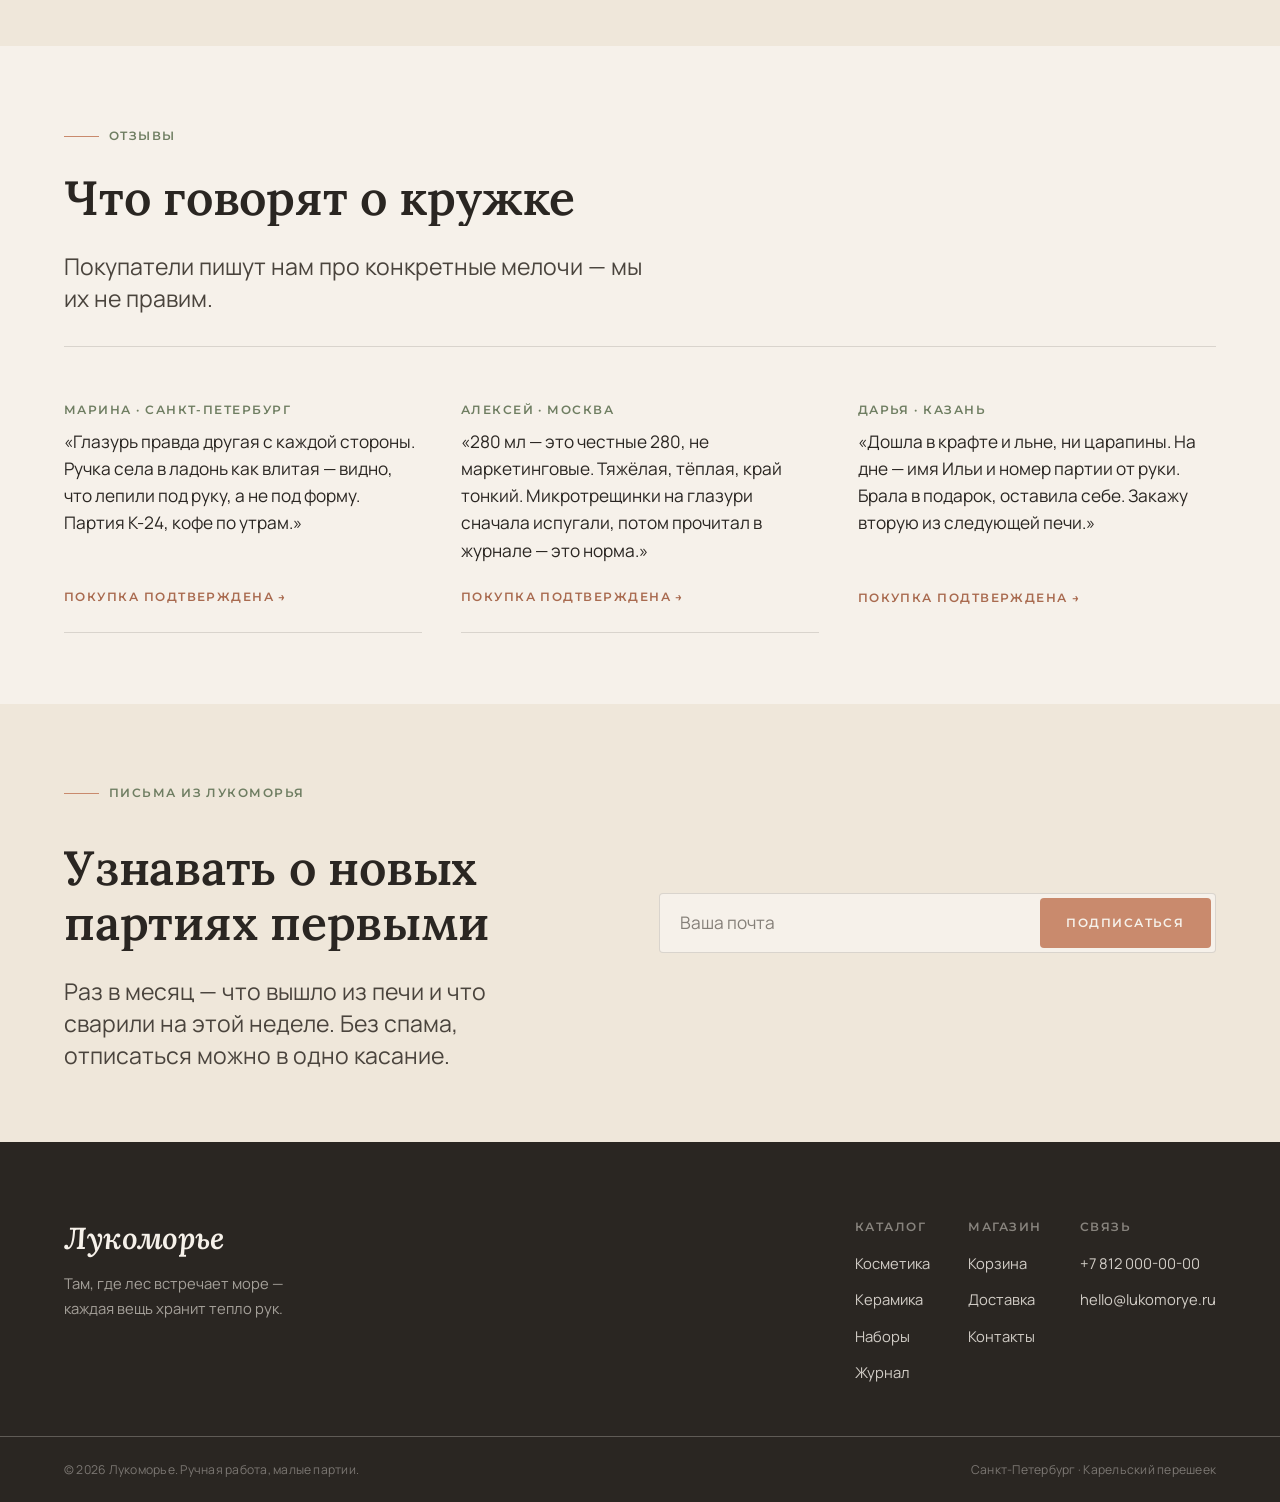
<file: product.html>
<!DOCTYPE html>
<html lang="ru">
<head>
  <meta charset="UTF-8" />
  <meta name="viewport" content="width=device-width, initial-scale=1" />
  <title>Речная глина — кружка ручной работы · Лукоморье</title>
  <meta name="description" content="Кружка «Речная глина» — серая глина с Карельского перешейка, ручная лепка, малая партия. Состав, объём, имя мастера и номер партии — на упаковке." />

  <link rel="icon" href="data:image/svg+xml,%3Csvg xmlns='http://www.w3.org/2000/svg' viewBox='0 0 32 32'%3E%3Crect width='32' height='32' rx='6' fill='%23c98a6d'/%3E%3Ctext x='16' y='22' font-family='Georgia,serif' font-size='18' fill='%23f6f1ea' text-anchor='middle'%3E%D0%9B%3C/text%3E%3C/svg%3E" />

  <!-- Google Fonts: Lora (head) + Mulish (body) + Montserrat (label), cyrillic -->
  <link rel="preconnect" href="https://fonts.googleapis.com" />
  <link rel="preconnect" href="https://fonts.gstatic.com" crossorigin />
  <link href="https://fonts.googleapis.com/css2?family=Lora:ital,wght@0,500;0,600;1,500;1,600&family=Manrope:wght@400;500;600;700&family=Montserrat:wght@600&display=swap&subset=cyrillic,cyrillic-ext" rel="stylesheet" />

  <link rel="stylesheet" href="css/settings.css" />
  <link rel="stylesheet" href="css/base.css" />
  <link rel="stylesheet" href="css/blocks/header.css" />
  <link rel="stylesheet" href="css/blocks/catalog.css" />
  <link rel="stylesheet" href="css/blocks/journal.css" />
  <link rel="stylesheet" href="css/blocks/newsletter.css" />
  <link rel="stylesheet" href="css/blocks/product.css" />
  <link rel="stylesheet" href="css/blocks/footer.css" />
</head>
<body>
  <a class="skip-link" href="#main">К содержанию</a>

  <!-- ============================================================
       SHARED HEADER — identical on index/product/cart.
       Cart icon carries .cart__count (live counter via cart.js).
       ============================================================ -->
  <header class="header" data-header>
    <div class="container header__inner">
      <a class="header__brand" href="index.html">Лукоморье</a>

      <nav class="header__nav" aria-label="Каталог">
        <a href="index.html#catalog" data-filter="Косметика">Косметика</a>
        <a href="index.html#catalog" data-filter="Керамика">Керамика</a>
        <a href="index.html#catalog" data-filter="Наборы">Наборы</a>
        <a href="index.html#journal">Журнал</a>
      </nav>

      <div class="header__actions">
        <a class="header__cart" href="cart.html" aria-label="Корзина">
          <svg class="icon" width="22" height="22" viewBox="0 0 24 24" stroke-width="1.5" aria-hidden="true">
            <path d="M3 4h2l2.4 12.2a1.5 1.5 0 0 0 1.5 1.2h8.2a1.5 1.5 0 0 0 1.5-1.2L21 8H6"/>
            <circle cx="9.5" cy="20.5" r="1.2"/>
            <circle cx="17.5" cy="20.5" r="1.2"/>
          </svg>
          <span class="cart__count" data-cart-count aria-live="polite">0</span>
        </a>
        <button class="header__burger" type="button" aria-label="Меню" aria-expanded="false" data-burger>
          <span></span><span></span><span></span>
        </button>
      </div>
    </div>

    <!-- mobile drawer -->
    <div class="header__drawer" data-drawer hidden>
      <nav aria-label="Меню">
        <a href="index.html#catalog" data-filter="Косметика">Косметика</a>
        <a href="index.html#catalog" data-filter="Керамика">Керамика</a>
        <a href="index.html#catalog" data-filter="Наборы">Наборы</a>
        <a href="index.html#journal">Журнал</a>
        <a href="cart.html">Корзина</a>
      </nav>
    </div>
  </header>

  <main id="main">

    <!-- ============================================================ PRODUCT
         Fine-art spread: «паспорт изделия» pinned LEFT (sticky) while a
         gallery of angle photos scrolls RIGHT (product.css .product__split).
         MOBILE REFLOW (≤960): the паспорт becomes a COLLAPSIBLE block
         placed ABOVE the gallery — driven by [data-passport-toggle].
         Content is hydrated per ?id= by the products map at the foot of
         this page; the markup below ships «Речная глина» as the default.
         ============================================================ -->
    <section class="section">
      <div class="container">

        <!-- breadcrumb -->
        <p class="u-label product__crumbs" data-reveal>
          <a href="index.html">Лукоморье</a>
          &nbsp;·&nbsp;
          <a href="index.html#catalog" data-crumb-type>Керамика</a>
          &nbsp;·&nbsp; <span data-crumb-name>Речная глина</span>
        </p>

        <!-- sticky-split: passport | gallery -->
        <div class="product__split">

          <!-- ░░░ ПАСПОРТ ИЗДЕЛИЯ — sticky left ░░░ -->
          <div class="product__passport">

            <!-- mobile collapse toggle — shown ≤960 via product.css; gallery.js toggles it -->
            <button class="btn btn--ghost btn--block passport__toggle" type="button"
                    data-passport-toggle aria-expanded="false" aria-controls="passport-panel">
              Паспорт изделия
              <svg class="icon" width="18" height="18" viewBox="0 0 24 24" stroke-width="2" aria-hidden="true">
                <path d="M6 9l6 6 6-6"/>
              </svg>
            </button>

            <!-- No data-reveal here: the panel ships [hidden] for mobile-first
                 collapse, so a reveal observer could leave it opacity:0 after a
                 rotate-to-desktop. Its entrance is animated by .passport__panel's
                 own opacity transition (product.css) when [hidden] is removed. -->
            <div id="passport-panel" class="passport__panel" data-passport-panel hidden>
              <span class="section__eyebrow" data-passport-eyebrow>Керамика · Ручная работа</span>
              <h1 class="section__title passport__title" data-passport-name>
                Речная глина
              </h1>
              <p class="card__note passport__note" data-passport-note>
                Кружка из серой глины с потёками глазури. Каждое утро выглядит чуть
                иначе в зависимости от света — и в этом весь смысл.
              </p>

              <!-- gold price -->
              <p class="card__price passport__price" data-passport-price>3 200 ₽</p>

              <!-- add-to-cart: SVG stroke check + counter bump -->
              <button class="card__add passport__add" type="button"
                      data-add-to-cart
                      data-id="rechnaya-glina"
                      data-name="Речная глина"
                      data-price="3200"
                      data-img="img/prod-4.jpg"
                      aria-label="Добавить «Речная глина» в корзину">
                <svg class="card__check icon" width="20" height="20" viewBox="0 0 24 24" stroke-width="2" aria-hidden="true">
                  <path class="card__check-path" d="M5 12.5l4.5 4.5L19 7"/>
                </svg>
                <span class="card__add-label" data-add-label>В корзину</span>
              </button>

              <!-- спецификация — hairline spec rows -->
              <ul class="passport__spec" data-passport-spec>
                <li>
                  <span class="u-label">Состав</span>
                  Серая глина (карьер под Выборгом), пищевая глазурь без свинца
                </li>
                <li>
                  <span class="u-label">Объём</span>
                  280 мл · высота 95 мм
                </li>
                <li>
                  <span class="u-label">Мастер</span>
                  Илья · гончарный круг, обжиг 1240 °C
                </li>
                <li>
                  <span class="u-label">Партия №</span>
                  К-24 · 14 единиц · март 2026
                </li>
                <li>
                  <span class="u-label">Уход</span>
                  Можно в посудомоечной машине · не для открытого огня
                </li>
              </ul>
            </div>
          </div>

          <!-- ░░░ ГАЛЕРЕЯ — scrolls right ░░░ -->
          <div>
            <!-- main stage -->
            <figure class="product__stage" data-gallery-stage data-reveal>
              <span class="u-img u-img--square">
                <img src="img/prod-4.jpg" width="1000" height="1000" loading="eager"
                     alt="Кружка «Речная глина» — общий вид" />
              </span>
            </figure>

            <!-- thumbnails (angle photos) — click swaps the stage -->
            <div class="product__thumbs" data-reveal>
              <button class="u-img u-img--square product__thumb is-active" type="button"
                      data-thumb data-full="img/prod-4.jpg" data-alt="Кружка «Речная глина» — общий вид"
                      aria-current="true" aria-label="Ракурс — общий вид">
                <img src="img/prod-4.jpg" width="240" height="240" loading="lazy" alt="" />
              </button>
              <button class="u-img u-img--square product__thumb" type="button"
                      data-thumb data-full="img/prod-6.jpg" data-alt="Речная глина — лепка на круге"
                      aria-current="false" aria-label="Ракурс — лепка на круге">
                <img src="img/prod-6.jpg" width="240" height="240" loading="lazy" alt="" />
              </button>
              <button class="u-img u-img--square product__thumb" type="button"
                      data-thumb data-full="img/prod-5.jpg" data-alt="Речная глина — на полке мастерской"
                      aria-current="false" aria-label="Ракурс — на полке">
                <img src="img/prod-5.jpg" width="240" height="240" loading="lazy" alt="" />
              </button>
              <button class="u-img u-img--square product__thumb" type="button"
                      data-thumb data-full="img/prod-1.jpg" data-alt="Речная глина — деталь глазури"
                      aria-current="false" aria-label="Ракурс — деталь глазури">
                <img src="img/prod-1.jpg" width="240" height="240" loading="lazy" alt="" />
              </button>
            </div>

            <!-- a tall detail shot continues the scroll past the sticky passport -->
            <figure class="product__detail" data-reveal>
              <span class="u-img u-img--wide">
                <img src="img/prod-1b.jpg" width="1200" height="750" loading="lazy"
                     alt="Руки мастера у глины — деталь поверхности" />
              </span>
              <figcaption class="product__cap">Поверхность хранит след пальцев — каждая кружка единственная</figcaption>
            </figure>

            <figure class="product__detail" data-reveal>
              <span class="u-img u-img--portrait">
                <img src="img/prod-5.jpg" width="900" height="1125" loading="lazy"
                     alt="Кружка «Речная глина» на деревянной полке" />
              </span>
            </figure>
          </div>

        </div>
      </div>
    </section>

    <!-- ============================================================ CROSS-SELL
         «Из этой партии» — reuses the catalog card + grid VERBATIM. -->
    <section class="section s-tint">
      <div class="container">
        <header class="catalog__head">
          <div>
            <span class="section__eyebrow" data-reveal>Из этой партии</span>
            <h2 class="section__title" data-reveal-head>Сделано в те же дни</h2>
          </div>
        </header>

        <div class="catalog__grid catalog__grid--trio">

          <!-- Туман -->
          <article class="card" data-reveal data-type="Керамика">
            <a class="card__media u-img u-img--square" href="product.html?id=tuman" aria-label="Туман">
              <img class="card__img card__img--front" src="img/prod-5.jpg" width="800" height="800" loading="lazy" alt="Набор пиал «Туман»" />
              <img class="card__img card__img--back" src="img/prod-4.jpg" width="800" height="800" loading="lazy" alt="Туман — другой ракурс" />
            </a>
            <div class="card__body">
              <span class="card__type u-label">Керамика</span>
              <h3 class="card__name"><a href="product.html?id=tuman">Туман</a></h3>
              <p class="card__note">Набор из двух пиал ручной лепки — в неровностях стенок живёт настоящее время мастера.</p>
              <div class="card__foot">
                <span class="card__price">4 600 ₽</span>
                <button class="card__add" type="button"
                        data-add-to-cart
                        data-id="tuman"
                        data-name="Туман"
                        data-price="4600"
                        data-img="img/prod-5.jpg"
                        aria-label="Добавить «Туман» в корзину">
                  <svg class="card__check icon" width="20" height="20" viewBox="0 0 24 24" stroke-width="2" aria-hidden="true">
                    <path class="card__check-path" d="M5 12.5l4.5 4.5L19 7"/>
                  </svg>
                  <span class="card__add-label" data-add-label>В корзину</span>
                </button>
              </div>
            </div>
          </article>

          <!-- Речная глина (родная) -->
          <article class="card" data-reveal data-type="Керамика">
            <a class="card__media u-img u-img--square" href="product.html?id=rechnaya-glina" aria-label="Речная глина">
              <img class="card__img card__img--front" src="img/prod-4.jpg" width="800" height="800" loading="lazy" alt="Кружка «Речная глина»" />
              <img class="card__img card__img--back" src="img/prod-6.jpg" width="800" height="800" loading="lazy" alt="Речная глина — другой ракурс" />
            </a>
            <div class="card__body">
              <span class="card__type u-label">Керамика</span>
              <h3 class="card__name"><a href="product.html?id=rechnaya-glina">Речная глина</a></h3>
              <p class="card__note">Кружка из серой глины с потёками глазури — каждое утро выглядит чуть иначе в зависимости от света.</p>
              <div class="card__foot">
                <span class="card__price">3 200 ₽</span>
                <button class="card__add" type="button"
                        data-add-to-cart
                        data-id="rechnaya-glina"
                        data-name="Речная глина"
                        data-price="3200"
                        data-img="img/prod-4.jpg"
                        aria-label="Добавить «Речная глина» в корзину">
                  <svg class="card__check icon" width="20" height="20" viewBox="0 0 24 24" stroke-width="2" aria-hidden="true">
                    <path class="card__check-path" d="M5 12.5l4.5 4.5L19 7"/>
                  </svg>
                  <span class="card__add-label" data-add-label>В корзину</span>
                </button>
              </div>
            </div>
          </article>

          <!-- Лесной полдень -->
          <article class="card" data-reveal data-type="Наборы">
            <a class="card__media u-img u-img--square" href="product.html?id=lesnoy-polden" aria-label="Лесной полдень">
              <img class="card__img card__img--front" src="img/prod-6.jpg" width="800" height="800" loading="lazy" alt="Подарочный набор «Лесной полдень»" />
              <img class="card__img card__img--back" src="img/gift.jpg" width="800" height="800" loading="lazy" alt="Лесной полдень — упаковка" />
            </a>
            <div class="card__body">
              <span class="card__type u-label">Наборы</span>
              <h3 class="card__name"><a href="product.html?id=lesnoy-polden">Лесной полдень</a></h3>
              <p class="card__note">Подарочный набор: крем, бальзам и пиала — сложенные вместе, они рассказывают одну историю.</p>
              <div class="card__foot">
                <span class="card__price">5 490 ₽</span>
                <button class="card__add" type="button"
                        data-add-to-cart
                        data-id="lesnoy-polden"
                        data-name="Лесной полдень"
                        data-price="5490"
                        data-img="img/prod-6.jpg"
                        aria-label="Добавить «Лесной полдень» в корзину">
                  <svg class="card__check icon" width="20" height="20" viewBox="0 0 24 24" stroke-width="2" aria-hidden="true">
                    <path class="card__check-path" d="M5 12.5l4.5 4.5L19 7"/>
                  </svg>
                  <span class="card__add-label" data-add-label>В корзину</span>
                </button>
              </div>
            </div>
          </article>

        </div>
      </div>
    </section>

    <!-- ============================================================ REVIEWS
         Отзывы со спецификой — reuses .journal grid + .post cards. -->
    <section class="section">
      <div class="container">
        <header class="journal__head">
          <div>
            <span class="section__eyebrow" data-reveal>Отзывы</span>
            <h2 class="section__title" data-reveal-head>Что говорят о кружке</h2>
          </div>
          <p class="section__lead" data-reveal>Покупатели пишут нам про конкретные мелочи — мы их не правим.</p>
        </header>

        <div class="journal__grid">
          <article class="post" data-reveal>
            <div class="post__body" style="padding-top:0">
              <span class="u-label">Марина · Санкт-Петербург</span>
              <p class="post__excerpt" style="font-size:var(--fs-body);color:var(--ink)">
                «Глазурь правда другая с каждой стороны. Ручка села в ладонь как влитая —
                видно, что лепили под руку, а не под форму. Партия К-24, кофе по утрам.»
              </p>
              <span class="post__more u-label">Покупка подтверждена</span>
            </div>
          </article>

          <article class="post" data-reveal style="--reveal-delay:80ms">
            <div class="post__body" style="padding-top:0">
              <span class="u-label">Алексей · Москва</span>
              <p class="post__excerpt" style="font-size:var(--fs-body);color:var(--ink)">
                «280 мл — это честные 280, не маркетинговые. Тяжёлая, тёплая, край тонкий.
                Микротрещинки на глазури сначала испугали, потом прочитал в журнале — это норма.»
              </p>
              <span class="post__more u-label">Покупка подтверждена</span>
            </div>
          </article>

          <article class="post" data-reveal style="--reveal-delay:160ms">
            <div class="post__body" style="padding-top:0">
              <span class="u-label">Дарья · Казань</span>
              <p class="post__excerpt" style="font-size:var(--fs-body);color:var(--ink)">
                «Дошла в крафте и льне, ни царапины. На дне — имя Ильи и номер партии от руки.
                Брала в подарок, оставила себе. Закажу вторую из следующей печи.»
              </p>
              <span class="post__more u-label">Покупка подтверждена</span>
            </div>
          </article>
        </div>
      </div>
    </section>

    <!-- ============================================================ NEWSLETTER -->
    <section class="section s-tint">
      <div class="container newsletter">
        <div class="newsletter__copy">
          <span class="section__eyebrow" data-reveal>Письма из Лукоморья</span>
          <h2 class="newsletter__title" data-reveal-head>Узнавать о новых партиях первыми</h2>
          <p class="newsletter__lead" data-reveal>Раз в месяц — что вышло из печи и что сварили на этой неделе. Без спама, отписаться можно в одно касание.</p>
        </div>

        <form class="newsletter__form" data-newsletter novalidate data-reveal>
          <div class="newsletter__row">
            <label class="visually-hidden" for="nl-email">Электронная почта</label>
            <input class="newsletter__input" id="nl-email" name="email" type="email"
                   inputmode="email" autocomplete="email" placeholder="Ваша почта"
                   required data-field="email" />
            <button class="btn btn--clay" type="submit">Подписаться</button>
          </div>
          <p class="form__error" data-error-for="email" hidden>Проверьте адрес почты</p>

          <p class="newsletter__success" data-newsletter-success hidden>
            <svg class="icon" width="22" height="22" viewBox="0 0 24 24" stroke-width="2" aria-hidden="true">
              <path class="nl-check-path" d="M5 12.5l4.5 4.5L19 7"/>
            </svg>
            Спасибо — мы написали вам письмо для подтверждения.
          </p>
        </form>
      </div>
    </section>

  </main>

  <!-- ============================================================
       SHARED FOOTER — identical on index/product/cart.
       ============================================================ -->
  <footer class="footer">
    <div class="container footer__inner">
      <div class="footer__brandcol">
        <a class="footer__brand" href="index.html">Лукоморье</a>
        <p class="footer__tag">Там, где лес встречает море — каждая вещь хранит тепло рук.</p>
      </div>

      <nav class="footer__nav" aria-label="Каталог">
        <span class="u-label">Каталог</span>
        <a href="index.html#catalog">Косметика</a>
        <a href="index.html#catalog">Керамика</a>
        <a href="index.html#catalog">Наборы</a>
        <a href="index.html#journal">Журнал</a>
      </nav>

      <nav class="footer__nav" aria-label="Магазин">
        <span class="u-label">Магазин</span>
        <a href="cart.html">Корзина</a>
        <a href="index.html#contacts">Доставка</a>
        <a href="index.html#contacts">Контакты</a>
      </nav>

      <div class="footer__contactcol">
        <span class="u-label">Связь</span>
        <a href="tel:+78120000000">+7 812 000-00-00</a>
        <a href="mailto:hello@lukomorye.ru">hello@lukomorye.ru</a>
      </div>
    </div>
    <div class="container footer__base">
      <span>© 2026 Лукоморье. Ручная работа, малые партии.</span>
      <span>Санкт-Петербург · Карельский перешеек</span>
    </div>
  </footer>

  <svg class="grain" aria-hidden="true">
    <filter id="grain-noise"><feTurbulence type="fractalNoise" baseFrequency="0.8" numOctaves="2" stitchTiles="stitch"/></filter>
    <rect width="100%" height="100%" filter="url(#grain-noise)"/>
  </svg>

  <!-- ============================================================
       PRODUCT HYDRATION — one паспорт template, six products.
       PLAN.md defines all six ids; we read ?id= and rewrite the
       passport, gallery and <title> in place. Unknown ids fall back
       to the catalog so a bad link never shows the wrong product.
       Runs before main.js so cart.js binds the corrected data-* set.
       ============================================================ -->
  <script>
    (function () {
      var PRODUCTS = {
        'kedrovaya-smola': {
          type: 'Косметика', eyebrow: 'Косметика · Ручная работа',
          name: 'Кедровая смола', price: 1490, img: 'img/prod-1.jpg',
          note: 'Бальзам для губ на основе сибирской смолы и масла облепихи — живёт на коже, а не поверх неё.',
          gallery: [
            ['img/prod-1.jpg',  'Бальзам «Кедровая смола» — общий вид'],
            ['img/prod-1b.jpg', 'Кедровая смола — другой ракурс'],
            ['img/journal-1.jpg', 'Кедровая смола — ягоды облепихи'],
            ['img/prod-3.jpg',  'Кедровая смола — текстура бальзама']
          ],
          spec: [
            ['Состав', 'Кедровая живица, масло облепихи, пчелиный воск, витамин E'],
            ['Объём', '15 мл · стеклянная баночка'],
            ['Мастер', 'Ольга · варка малыми партиями, без отдушек'],
            ['Партия №', 'К-12 · 40 единиц · февраль 2026'],
            ['Уход', 'Хранить вдали от тепла · срок 12 месяцев']
          ]
        },
        'belaya-noch': {
          type: 'Косметика', eyebrow: 'Косметика · Ручная работа',
          name: 'Белая ночь', price: 2190, img: 'img/prod-2.jpg',
          note: 'Ночной крем с экстрактом ромашки и молочными протеинами — успокаивает даже после долгого дня.',
          gallery: [
            ['img/prod-2.jpg',  'Ночной крем «Белая ночь» — общий вид'],
            ['img/prod-2b.jpg', 'Белая ночь — другой ракурс'],
            ['img/journal-2.jpg', 'Белая ночь — ромашковый настой'],
            ['img/prod-1.jpg',  'Белая ночь — текстура крема']
          ],
          spec: [
            ['Состав', 'Экстракт ромашки, молочные протеины, масло ши, гиалуроновая кислота'],
            ['Объём', '50 мл · стеклянная банка с дозатором'],
            ['Мастер', 'Ольга · холодный процесс, без парабенов'],
            ['Партия №', 'К-09 · 28 единиц · февраль 2026'],
            ['Уход', 'После вскрытия — 6 месяцев · хранить в прохладе']
          ]
        },
        'moroshka': {
          type: 'Косметика', eyebrow: 'Косметика · Ручная работа',
          name: 'Морошка', price: 1890, img: 'img/prod-3.jpg',
          note: 'Скраб для тела с ягодами морошки и морской солью — оставляет кожу как после летней реки.',
          gallery: [
            ['img/prod-3.jpg',  'Скраб «Морошка» — общий вид'],
            ['img/journal-1.jpg', 'Морошка — ягоды'],
            ['img/prod-1b.jpg', 'Морошка — текстура скраба'],
            ['img/prod-2.jpg',  'Морошка — на полке мастерской']
          ],
          spec: [
            ['Состав', 'Морская соль, масло ягод морошки, кокосовое масло, сахар'],
            ['Объём', '250 мл · стеклянная банка'],
            ['Мастер', 'Ольга · ручное смешивание, без консервантов'],
            ['Партия №', 'К-15 · 32 единицы · март 2026'],
            ['Уход', 'Беречь от воды в банке · срок 9 месяцев']
          ]
        },
        'rechnaya-glina': {
          type: 'Керамика', eyebrow: 'Керамика · Ручная работа',
          name: 'Речная глина', price: 3200, img: 'img/prod-4.jpg',
          note: 'Кружка из серой глины с потёками глазури. Каждое утро выглядит чуть иначе в зависимости от света — и в этом весь смысл.',
          gallery: [
            ['img/prod-4.jpg', 'Кружка «Речная глина» — общий вид'],
            ['img/prod-6.jpg', 'Речная глина — лепка на круге'],
            ['img/prod-5.jpg', 'Речная глина — на полке мастерской'],
            ['img/prod-1.jpg', 'Речная глина — деталь глазури']
          ],
          spec: [
            ['Состав', 'Серая глина (карьер под Выборгом), пищевая глазурь без свинца'],
            ['Объём', '280 мл · высота 95 мм'],
            ['Мастер', 'Илья · гончарный круг, обжиг 1240 °C'],
            ['Партия №', 'К-24 · 14 единиц · март 2026'],
            ['Уход', 'Можно в посудомоечной машине · не для открытого огня']
          ]
        },
        'tuman': {
          type: 'Керамика', eyebrow: 'Керамика · Ручная работа',
          name: 'Туман', price: 4600, img: 'img/prod-5.jpg',
          note: 'Набор из двух пиал ручной лепки — в неровностях стенок живёт настоящее время мастера.',
          gallery: [
            ['img/prod-5.jpg', 'Набор пиал «Туман» — общий вид'],
            ['img/prod-4.jpg', 'Туман — другой ракурс'],
            ['img/prod-6.jpg', 'Туман — лепка на круге'],
            ['img/prod-1b.jpg', 'Туман — деталь матовой глазури']
          ],
          spec: [
            ['Состав', 'Светлая глина, матовая пищевая глазурь без свинца'],
            ['Объём', '2 пиалы · 220 мл каждая'],
            ['Мастер', 'Илья · ручная лепка, обжиг 1240 °C'],
            ['Партия №', 'К-22 · 9 наборов · март 2026'],
            ['Уход', 'Можно в посудомоечной машине · не для открытого огня']
          ]
        },
        'lesnoy-polden': {
          type: 'Наборы', eyebrow: 'Наборы · Ручная работа',
          name: 'Лесной полдень', price: 5490, img: 'img/prod-6.jpg',
          note: 'Подарочный набор: крем, бальзам и пиала — сложенные вместе, они рассказывают одну историю.',
          gallery: [
            ['img/prod-6.jpg', 'Набор «Лесной полдень» — общий вид'],
            ['img/gift.jpg',   'Лесной полдень — упаковка'],
            ['img/prod-2.jpg', 'Лесной полдень — ночной крем'],
            ['img/prod-1.jpg', 'Лесной полдень — бальзам для губ']
          ],
          spec: [
            ['Состав', 'Ночной крем «Белая ночь», бальзам «Кедровая смола», пиала ручной лепки'],
            ['Объём', '3 предмета · в крафтовой коробке со льном'],
            ['Мастер', 'Ольга и Илья · собрано вручную'],
            ['Партия №', 'К-26 · 12 наборов · март 2026'],
            ['Уход', 'Косметику — в прохладе · керамику — без открытого огня']
          ]
        }
      };

      var fmtPrice = function (n) {
        return new Intl.NumberFormat('ru-RU').format(n) + ' ₽';
      };

      var id = new URLSearchParams(location.search).get('id');
      var p = id && PRODUCTS[id];

      // Unknown / missing id → back to the catalog (never show the wrong product).
      if (!p) {
        if (id) { location.replace('index.html#catalog'); return; }
        return; // no id at all: keep the default markup as a graceful landing
      }

      var $ = function (sel) { return document.querySelector(sel); };
      var setText = function (sel, text) { var el = $(sel); if (el) el.textContent = text; };

      // <head> + breadcrumb
      document.title = p.name + ' — ' + (p.type === 'Керамика' ? 'керамика ручной работы' :
                       p.type === 'Наборы' ? 'подарочный набор' : 'натуральная косметика') + ' · Лукоморье';
      setText('[data-crumb-type]', p.type);
      setText('[data-crumb-name]', p.name);
      var crumbType = $('[data-crumb-type]');
      if (crumbType) crumbType.setAttribute('href', 'index.html#catalog');

      // passport copy
      setText('[data-passport-eyebrow]', p.eyebrow);
      setText('[data-passport-name]', p.name);
      setText('[data-passport-note]', p.note);
      setText('[data-passport-price]', fmtPrice(p.price));

      // add-to-cart data-* (cart.js reads these on init, which runs after this script)
      var addBtn = $('[data-add-to-cart]');
      if (addBtn) {
        addBtn.dataset.id = id;
        addBtn.dataset.name = p.name;
        addBtn.dataset.price = String(p.price);
        addBtn.dataset.img = p.img;
        addBtn.setAttribute('aria-label', 'Добавить «' + p.name + '» в корзину');
      }

      // спецификация rows
      var specEl = $('[data-passport-spec]');
      if (specEl) {
        specEl.innerHTML = p.spec.map(function (row) {
          var label = document.createElement('span');
          label.className = 'u-label';
          label.textContent = row[0];
          var li = document.createElement('li');
          li.appendChild(label);
          li.appendChild(document.createTextNode(row[1]));
          return li.outerHTML;
        }).join('');
      }

      // gallery stage + thumbnails
      var stageImg = $('[data-gallery-stage] img');
      if (stageImg && p.gallery[0]) {
        stageImg.src = p.gallery[0][0];
        stageImg.alt = p.gallery[0][1];
      }
      var thumbs = document.querySelectorAll('[data-thumb]');
      thumbs.forEach(function (btn, i) {
        var g = p.gallery[i];
        if (!g) { btn.hidden = true; return; }
        btn.dataset.full = g[0];
        btn.dataset.alt = g[1];
        btn.setAttribute('aria-label', 'Ракурс — ' + g[1]);
        var img = btn.querySelector('img');
        if (img) img.src = g[0];
      });
    })();
  </script>

  <script type="module" src="js/main.js"></script>
</body>
</html>
</file>
<file: css/settings.css>
/* ============================================================
   settings.css — design tokens · «Лукоморье»
   Boutique НАТУРАЛЬНАЯ КОСМЕТИКА + КЕРАМИКА ручной работы.
   European-premium, gallery-clean, warm, hand-made.
   Warm clay / sage / gold palette. NO neon/blue/purple/gradient.
   Soft 4px radius · 1px hairlines · NO heavy shadows.
   ============================================================ */

:root {
  /* ---- Palette ---- */
  --alabaster:   #f6f1ea;   /* base surface */
  --alabaster-2: #efe7da;   /* tonal section block */
  --clay:        #c98a6d;   /* terracotta accent */
  --clay-deep:   #a96b50;   /* hover / pressed clay */
  --sage:        #8a9a7b;   /* secondary accent */
  --sage-deep:   #6f7e62;   /* hover sage */
  --gold:        #d9b25f;   /* price / CTA highlight */
  --gold-deep:   #bd9645;   /* AA-safe gold for small text on light */
  --ink:         #2a2622;   /* primary text */
  --ink-soft:    #4a443d;   /* secondary text */
  --on-dark:     #f6f1ea;   /* text on dark / photo overlay */
  --line:        rgba(42, 38, 34, .14);  /* 1px hairline */
  --line-soft:   rgba(42, 38, 34, .08);
  --line-on-dark: rgba(246, 241, 234, .26);

  /* flat warm overlay for full-bleed craft photo (solid rgba, NO gradient) */
  --overlay-warm: rgba(42, 38, 34, .56);

  /* ---- Type families ---- */
  --font-head:  'Lora', Georgia, 'Times New Roman', serif;         /* 500/600 + italic */
  --font-body:  'Manrope', system-ui, -apple-system, sans-serif;   /* 400/500/600/700 — livelier, full cyrillic */
  --font-label: 'Montserrat', system-ui, sans-serif;               /* 600 small-caps */

  /* ---- Fluid type scale (clamp) ---- */
  --fs-display: clamp(2.6rem, 1.2rem + 6vw, 5.6rem);    /* hero headline */
  --fs-h1:      clamp(2.1rem, 1.3rem + 3.4vw, 3.8rem);
  --fs-h2:      clamp(1.8rem, 1.3rem + 2.2vw, 3rem);
  --fs-h3:      clamp(1.25rem, 1.05rem + .9vw, 1.6rem);
  --fs-price:   clamp(1.05rem, .96rem + .4vw, 1.3rem);  /* gold product price */
  --fs-lead:    clamp(1.12rem, 1rem + .55vw, 1.45rem);
  --fs-body:    clamp(1rem, .96rem + .18vw, 1.08rem);
  --fs-small:   clamp(.86rem, .83rem + .12vw, .93rem);
  --fs-label:   clamp(.7rem, .68rem + .1vw, .78rem);    /* Montserrat caps labels */

  /* line-heights */
  --lh-display: 1.06;
  --lh-head:    1.16;
  --lh-body:    1.66;
  --lh-snug:    1.4;

  /* tracking */
  --track-label: .12em;

  /* ---- Spacing scale ---- */
  --sp-3xs: .25rem;
  --sp-2xs: .5rem;
  --sp-xs:  .75rem;
  --sp-sm:  1rem;
  --sp-md:  1.5rem;
  --sp-lg:  2.25rem;
  --sp-xl:  3.5rem;
  --sp-2xl: 5rem;
  --sp-3xl: 7rem;

  /* gallery breathing room between sections — denser, structural rhythm */
  --section-gap: clamp(3rem, 5.5vw, 5rem);

  /* ---- Layout — WIDE ---- */
  --container: 1360px;
  --pad-x: clamp(1.25rem, 5vw, 4rem);
  --col-gap: clamp(1.25rem, 3vw, 2.75rem);
  --measure: 64ch;

  /* ---- Radius — soft 4px ---- */
  --radius: 4px;
  --radius-lg: 6px;

  /* ---- Borders — 1px warm hairlines ---- */
  --bd-hair:   1px solid var(--line);
  --bd-strong: 1px solid var(--ink);

  /* ---- Subtle depth (NO heavy shadows) ---- */
  --shadow-soft: 0 1px 2px rgba(42, 38, 34, .05);

  /* ---- Z layers ---- */
  /* grain sits ABOVE the sticky header so its multiply blend is uniform
     across the whole viewport — no compositing seam behind the header. */
  --z-grain:      65;
  --z-header:     60;
  --z-nav-panel:  70;
  --z-skip:       100;

  /* ---- Motion ---- */
  --ease:      cubic-bezier(.22, .61, .25, 1);
  --dur-fast:  200ms;
  --dur:       280ms;
  --dur-head:  .7s;   /* clip-wipe headline reveal */
  --dur-block: .6s;   /* block fade + rise */
  --reveal-rise: 14px;

  /* sticky-split product page: header offset */
  --header-h: 72px;
}
</file>
<file: css/base.css>
/* ============================================================
   base.css — reset · base type · wide container · helpers ·
   .u-img cover-clamp · surfaces · grain · a11y · reveal contract
   «Лукоморье»
   ============================================================ */

/* ---- Reset ---- */
*, *::before, *::after { box-sizing: border-box; }
* { margin: 0; }

html {
  -webkit-text-size-adjust: 100%;
  scroll-behavior: smooth;
  scroll-padding-top: calc(var(--header-h) + 16px);
  overflow-x: clip;          /* no horizontal scroll from full-bleed */
}

body {
  font-family: var(--font-body);
  font-weight: 400;
  font-size: var(--fs-body);
  line-height: var(--lh-body);
  color: var(--ink);
  background-color: var(--alabaster);
  -webkit-font-smoothing: antialiased;
  text-rendering: optimizeLegibility;
  min-height: 100vh;
  overflow-x: hidden;        /* guard against full-bleed overflow */
}

img, picture, svg, iframe, video {
  display: block;
  max-width: 100%;
}
img { height: auto; }

input, button, textarea, select { font: inherit; color: inherit; }
button { cursor: pointer; background: none; border: none; }
ul, ol { list-style: none; padding: 0; }

a {
  color: var(--clay-deep);
  text-decoration: none;
  text-underline-offset: .18em;
  transition: color var(--dur-fast) var(--ease);
}
a:hover { color: var(--ink); }

p { text-wrap: pretty; }

svg.icon { fill: none; stroke: currentColor; }

/* ---- Headings ---- */
h1, h2, h3, h4 {
  font-family: var(--font-head);
  font-weight: 600;
  line-height: var(--lh-head);
  letter-spacing: -.005em;
  color: var(--ink);
  text-wrap: balance;
}
h1 { font-size: var(--fs-h1); }
h2 { font-size: var(--fs-h2); }
h3 { font-size: var(--fs-h3); font-weight: 500; }

em, i { font-style: italic; }

/* ---- Layout: wide container ---- */
.container {
  width: 100%;
  max-width: var(--container);
  margin-inline: auto;
  padding-inline: var(--pad-x);
}

.u-grid {
  display: grid;
  grid-template-columns: repeat(12, minmax(0, 1fr));
  column-gap: var(--col-gap);
}

/* a left-aligned content wrap that never centres into a narrow column */
.u-wrap { max-width: 66ch; }

/* full-bleed: break out of the container to the viewport edge */
.u-bleed {
  width: 100vw;
  margin-left: calc(50% - 50vw);
  margin-right: calc(50% - 50vw);
}

/* ---- Section rhythm ---- */
.section { padding-block: var(--section-gap); position: relative; }
.section--tight { padding-block: clamp(2.5rem, 5vw, 4rem); }

/* ---- Surface helpers ---- */
.s-alabaster { background: var(--alabaster); }
.s-tint      { background: var(--alabaster-2); }

/* ============================================================
   .u-img — the cover-clamp helper. HARD-WON RULE.
   Box: position:relative + overflow:clip + aspect-ratio (or fixed h).
   Img: position:absolute; inset:0; w/h 100%; object-fit:cover.
   NEVER leave a cover image position:static.
   Every product/photo/figure tile uses this.
   ============================================================ */
.u-img {
  position: relative;
  overflow: clip;
  display: block;
  background: var(--alabaster-2);
  border-radius: var(--radius);
}
.u-img > img {
  position: absolute;
  inset: 0;
  width: 100%;
  height: 100%;
  object-fit: cover;
}
/* aspect ratio variants */
.u-img--square   { aspect-ratio: 1 / 1; }
.u-img--portrait { aspect-ratio: 4 / 5; }
.u-img--land     { aspect-ratio: 4 / 3; }
.u-img--wide     { aspect-ratio: 16 / 10; }
.u-img--tall     { aspect-ratio: 3 / 4; }

/* fine-art rectangular frame (optional hairline) */
.u-frame {
  border: 1px solid var(--line);
  background: var(--alabaster-2);
  border-radius: var(--radius);
}

/* ---- Labels (Montserrat small-caps) ---- */
.u-label {
  font-family: var(--font-label);
  font-weight: 600;
  font-size: var(--fs-label);
  line-height: 1.2;
  letter-spacing: var(--track-label);
  text-transform: uppercase;
  color: var(--sage-deep);
}

/* eyebrow = label with a leading rule */
.section__eyebrow {
  display: inline-flex;
  align-items: center;
  gap: .8em;
  margin-bottom: var(--sp-md);
  font-family: var(--font-label);
  font-weight: 600;
  font-size: var(--fs-label);
  letter-spacing: var(--track-label);
  text-transform: uppercase;
  color: var(--sage-deep);
}
.section__eyebrow::before {
  content: "";
  inline-size: 2.2rem;
  block-size: 1px;
  background: var(--clay);
}
.section__title {
  font-size: var(--fs-h2);
  max-width: 20ch;
}
.section__lead {
  font-size: var(--fs-lead);
  line-height: var(--lh-snug);
  max-width: 54ch;
  margin-top: var(--sp-md);
  color: var(--ink-soft);
}

.prose { max-width: var(--measure); }

/* ---- Buttons ---- */
.btn {
  display: inline-flex;
  align-items: center;
  justify-content: center;
  gap: .55em;
  min-height: 48px;
  padding: .85rem 1.6rem;
  font-family: var(--font-label);
  font-weight: 600;
  font-size: var(--fs-label);
  letter-spacing: var(--track-label);
  text-transform: uppercase;
  border-radius: var(--radius);
  border: 1px solid transparent;
  transition: background var(--dur-fast) var(--ease),
              color var(--dur-fast) var(--ease),
              border-color var(--dur-fast) var(--ease);
}
.btn--primary {
  background: var(--ink);
  color: var(--on-dark);
}
.btn--primary:hover { background: var(--clay-deep); color: var(--on-dark); }
.btn--clay {
  background: var(--clay);
  color: var(--on-dark);
}
.btn--clay:hover { background: var(--clay-deep); color: var(--on-dark); }
.btn--ghost {
  background: transparent;
  color: var(--ink);
  border-color: var(--line);
}
.btn--ghost:hover { border-color: var(--ink); color: var(--ink); }
.btn--gold {
  background: var(--gold);
  color: var(--ink);
}
.btn--gold:hover { background: var(--gold-deep); color: var(--ink); }
/* light-outline ghost — for use on dark photo overlays (hero) */
.btn--outline-light {
  background: transparent;
  color: var(--on-dark);
  border-color: var(--line-on-dark);
}
.btn--outline-light:hover {
  background: var(--on-dark);
  color: var(--ink);
  border-color: var(--on-dark);
}
.btn--block { width: 100%; }

/* ---- Paper grain overlay (single SVG feTurbulence) ---- */
.grain {
  position: fixed;
  inset: 0;
  z-index: var(--z-grain);
  pointer-events: none;
  opacity: .04;
  mix-blend-mode: multiply;
}
@media (max-width: 640px) { .grain { opacity: .025; } }

/* ---- Accessibility ---- */
.visually-hidden {
  position: absolute !important;
  width: 1px; height: 1px;
  padding: 0; margin: -1px;
  overflow: hidden;
  clip: rect(0 0 0 0);
  clip-path: inset(50%);
  white-space: nowrap;
  border: 0;
}

.skip-link {
  position: absolute;
  top: var(--sp-2xs);
  left: var(--sp-2xs);
  z-index: var(--z-skip);
  background: var(--ink);
  color: var(--on-dark);
  padding: .7rem 1.2rem;
  font-family: var(--font-label);
  font-weight: 600;
  letter-spacing: var(--track-label);
  text-transform: uppercase;
  font-size: var(--fs-label);
  border-radius: var(--radius);
  transform: translateY(-150%);
  transition: transform var(--dur-fast) var(--ease);
}
.skip-link:focus { transform: translateY(0); color: var(--on-dark); }

:focus-visible {
  outline: 2.5px solid var(--clay);
  outline-offset: 3px;
}
:focus:not(:focus-visible) { outline: none; }

/* minimum touch target */
.tap { min-height: 44px; min-width: 44px; }

/* ============================================================
   GLOBAL REVEAL CONTRACT (declared ONCE here)
   - [data-reveal]      → opacity 0→1 + translateY rise
   - [data-reveal-head] → clip-path wipe left→right (no reflow)
   Blocks ONLY toggle .is-revealed (set by reveal.js).
   ============================================================ */
[data-reveal] {
  opacity: 0;
  transform: translateY(var(--reveal-rise));
  transition:
    opacity var(--dur-block) var(--ease),
    transform var(--dur-block) var(--ease);
}
[data-reveal].is-revealed {
  opacity: 1;
  transform: none;
}

[data-reveal-head] {
  clip-path: inset(0 100% 0 0);
  opacity: 0;
  transition:
    clip-path var(--dur-head) var(--ease),
    opacity var(--dur-head) var(--ease);
}
[data-reveal-head].is-revealed {
  clip-path: inset(0 0 0 0);
  opacity: 1;
}
/* once revealed, drop any lingering compositor hint (no ghost-layer seam) */
[data-reveal].is-revealed,
[data-reveal-head].is-revealed {
  will-change: auto;
}

/* optional per-block stagger (set --reveal-delay inline or in block CSS) */
[data-reveal][style*="--reveal-delay"],
[data-reveal-head][style*="--reveal-delay"] {
  transition-delay: var(--reveal-delay, 0ms);
}

/* ---- Reduced motion: show everything instantly ---- */
@media (prefers-reduced-motion: reduce) {
  html { scroll-behavior: auto; }
  *, *::before, *::after {
    animation-duration: .001ms !important;
    animation-iteration-count: 1 !important;
    transition-duration: .001ms !important;
    scroll-behavior: auto !important;
  }
  [data-reveal],
  [data-reveal-head] {
    opacity: 1 !important;
    transform: none !important;
    clip-path: none !important;
  }
}
</file>
<file: css/blocks/header.css>
/* ============================================================
   header.css — «Лукоморье»
   Shared sticky header (index / product / cart).
   Boutique surface: alabaster, frosted on scroll, 1px warm
   hairline — NO heavy shadow. Wide container, fluid clamp().
   Brand left · gallery nav right · gold cart counter.
   Mobile (≤860): nav collapses to a burger + animated drawer.
   No <img> lives in this block, so no .u-img is needed here.
   ============================================================ */

.header {
  position: sticky;
  top: 0;
  z-index: var(--z-header);
  background: var(--alabaster);
  border-bottom: 1px solid transparent;
  transition:
    background var(--dur) var(--ease),
    border-color var(--dur) var(--ease);
}

/* frosted + hairline once the page scrolls (toggled by header.js) */
.header.is-scrolled {
  background: color-mix(in srgb, var(--alabaster) 93%, transparent);
  -webkit-backdrop-filter: blur(10px) saturate(118%);
  backdrop-filter: blur(10px) saturate(118%);
  border-bottom-color: var(--line);
}

/* ---- Inner bar ---- */
.header__inner {
  min-height: var(--header-h);
  display: flex;
  align-items: center;
  gap: clamp(1rem, 2.4vw, var(--sp-lg));
}

/* ---- Brand wordmark ---- */
.header__brand {
  flex: none;
  font-family: var(--font-head);
  font-weight: 600;
  font-size: clamp(1.3rem, 1.08rem + .7vw, 1.65rem);
  line-height: 1;
  letter-spacing: .01em;
  color: var(--ink);
  transition: color var(--dur-fast) var(--ease);
}
.header__brand:hover { color: var(--clay-deep); }

/* ---- Desktop nav (gallery labels) ---- */
.header__nav {
  display: flex;
  align-items: center;
  gap: clamp(1rem, 2.2vw, 2.1rem);
  margin-left: auto;
}
.header__nav a {
  position: relative;
  padding-block: .45rem;
  font-family: var(--font-label);
  font-weight: 600;
  font-size: var(--fs-label);
  letter-spacing: var(--track-label);
  text-transform: uppercase;
  color: var(--ink);
  transition: color var(--dur-fast) var(--ease);
}
.header__nav a::after {
  content: "";
  position: absolute;
  left: 0;
  bottom: 0;
  width: 100%;
  height: 1px;
  background: var(--clay);
  transform: scaleX(0);
  transform-origin: left;
  transition: transform var(--dur) var(--ease);
}
.header__nav a:hover,
.header__nav a:focus-visible { color: var(--clay-deep); }
.header__nav a:hover::after,
.header__nav a:focus-visible::after { transform: scaleX(1); }

/* ---- Actions (cart + burger) ---- */
.header__actions {
  display: flex;
  align-items: center;
  gap: var(--sp-2xs);
  margin-left: clamp(1rem, 2vw, 1.75rem);
}
/* when the desktop nav is present it already pushes via margin-left:auto,
   so the actions sit snug against it */
.header__nav + .header__actions { margin-left: var(--sp-xs); }

/* ---- Cart link + live counter ---- */
.header__cart {
  position: relative;
  display: inline-flex;
  align-items: center;
  justify-content: center;
  width: 44px;
  height: 44px;
  color: var(--ink);
  border-radius: var(--radius);
  transition: color var(--dur-fast) var(--ease);
}
.header__cart:hover { color: var(--clay-deep); }

.cart__count {
  position: absolute;
  top: 3px;
  right: 1px;
  min-width: 18px;
  height: 18px;
  padding: 0 4px;
  display: inline-flex;
  align-items: center;
  justify-content: center;
  font-family: var(--font-label);
  font-weight: 600;
  font-size: .66rem;
  line-height: 1;
  color: var(--ink);            /* ink on gold — AA */
  background: var(--gold);
  border-radius: 999px;
  transition: transform var(--dur-fast) var(--ease);
}
.cart__count[data-empty="true"] { display: none; }
/* add-to-cart bump animation (triggered by cart.js) */
.cart__count.is-bumped { transform: scale(1.35); }

/* ---- Burger (mobile only) ---- */
.header__burger {
  display: none;
  flex-direction: column;
  justify-content: center;
  gap: 5px;
  width: 44px;
  height: 44px;
  padding: 10px;
  color: var(--ink);
}
.header__burger span {
  display: block;
  width: 100%;
  height: 2px;
  background: currentColor;
  border-radius: 2px;
  transition:
    transform var(--dur) var(--ease),
    opacity var(--dur) var(--ease);
}
.header__burger[aria-expanded="true"] span:nth-child(1) { transform: translateY(7px) rotate(45deg); }
.header__burger[aria-expanded="true"] span:nth-child(2) { opacity: 0; }
.header__burger[aria-expanded="true"] span:nth-child(3) { transform: translateY(-7px) rotate(-45deg); }

/* ---- Mobile drawer ---- */
.header__drawer {
  border-top: 1px solid var(--line);
  background: color-mix(in srgb, var(--alabaster) 96%, transparent);
  -webkit-backdrop-filter: blur(10px);
  backdrop-filter: blur(10px);
}
.header__drawer[hidden] { display: none; }
.header__drawer nav {
  display: flex;
  flex-direction: column;
  padding: var(--sp-2xs) var(--pad-x) var(--sp-md);
}
.header__drawer a {
  font-family: var(--font-label);
  font-weight: 600;
  font-size: var(--fs-label);
  letter-spacing: var(--track-label);
  text-transform: uppercase;
  color: var(--ink);
  padding: 1rem 0;
  border-bottom: 1px solid var(--line-soft);
  transition: color var(--dur-fast) var(--ease);
}
.header__drawer a:last-child { border-bottom: 0; }
.header__drawer a:hover,
.header__drawer a:focus-visible { color: var(--clay-deep); }

/* ============================================================
   Mobile reflow — nav → burger at ≤860, hide drawer above it.
   ============================================================ */
@media (max-width: 860px) {
  .header__nav { display: none; }
  .header__burger { display: flex; }
}
@media (min-width: 861px) {
  .header__drawer { display: none !important; }
}
</file>
<file: css/blocks/hero.css>
/* ============================================================
   hero.css — full-bleed editorial hero · «Лукоморье»
   Full-viewport craft photo + FLAT warm overlay (solid rgba) +
   light typography. Copy pinned left, trust strip along the base.
   The H1 is NEVER reveal-gated — hero copy shows instantly.
   Image: .u-img (img absolute inset:0 cover, from base.css).
   No heavy shadows · no gradients · AA-contrast light copy.
   ============================================================ */

.hero {
  position: relative;
  isolation: isolate;                 /* own stacking context for z-layers */
  color: var(--on-dark);
  min-height: clamp(560px, 82vh, 820px);
  display: flex;
  align-items: flex-end;              /* copy + trust anchored toward the base */
  padding-top: clamp(5rem, 12vh, 8rem);
  padding-bottom: clamp(2.5rem, 5vw, 4rem);
  overflow: clip;
}

/* ---- Full-bleed background photo — cover-clamped (.u-img) ---- */
.hero__bg {
  position: absolute;
  inset: 0;
  z-index: -2;
  border-radius: 0;
  background: var(--ink);             /* fallback while photo loads */
}
.hero__bg > img {
  position: absolute;
  inset: 0;
  width: 100%;
  height: 100%;
  object-fit: cover;
  object-position: center 42%;
}

/* ---- FLAT warm overlay — solid rgba, NO gradient ---- */
.hero__overlay {
  position: absolute;
  inset: 0;
  z-index: -1;
  background: rgba(30, 26, 22, .62);
}

/* ---- Inner: copy column + trust strip, full width ---- */
.hero__inner {
  position: relative;
  width: 100%;
  display: flex;
  flex-direction: column;
  gap: clamp(2rem, 5vw, 3.5rem);
}

/* ---- Copy column ---- */
.hero__copy {
  max-width: 30ch;
}

.hero__eyebrow {
  color: var(--gold);
  margin-bottom: var(--sp-sm);
}
.hero__eyebrow::before {
  background: var(--gold);
}

.hero__title {
  font-size: var(--fs-display);
  line-height: var(--lh-display);
  font-weight: 600;
  letter-spacing: -.02em;
  color: var(--on-dark);
  max-width: 18ch;
  text-wrap: balance;
}
/* warm italic accent — light clay stays legible on the dark overlay */
.hero__title em {
  color: var(--gold);
  font-weight: 500;
  font-style: italic;
}

.hero__lead {
  font-size: var(--fs-lead);
  line-height: var(--lh-snug);
  color: var(--on-dark);
  opacity: .92;
  max-width: 48ch;
  margin-top: var(--sp-md);
}

/* ---- CTA row ---- */
.hero__actions {
  display: flex;
  flex-wrap: wrap;
  gap: var(--sp-sm);
  margin-top: var(--sp-lg);
}

/* ---- Trust strip — real data numbers along the base ---- */
.hero__trust {
  display: flex;
  flex-wrap: wrap;
  gap: clamp(.75rem, 2vw, 2rem) clamp(2rem, 5vw, 4rem);
  padding-top: var(--sp-md);
  border-top: 1px solid var(--line-on-dark);
}
.hero__trust li {
  font-size: var(--fs-small);
  color: var(--on-dark);
  opacity: .9;
  line-height: 1.4;
}
.hero__trust strong {
  display: block;
  font-family: var(--font-head);
  font-weight: 600;
  font-size: clamp(1.7rem, 1.1rem + 2vw, 2.6rem);
  line-height: 1;
  color: var(--on-dark);
  opacity: 1;
  letter-spacing: -.015em;
  margin-bottom: .2em;
}

/* ============================================================
   MOBILE REFLOW — 860px breakpoint
   ============================================================ */
@media (max-width: 860px) {
  .hero {
    min-height: clamp(500px, 76vh, 680px);
  }
  .hero__copy {
    max-width: 100%;
  }
  .hero__title {
    max-width: 20ch;
  }
  .hero__lead { max-width: 100%; }
}

/* ============================================================
   390px (smallest target) — no horizontal overflow
   ============================================================ */
@media (max-width: 480px) {
  .hero {
    min-height: auto;
    padding-top: clamp(4rem, 22vh, 6rem);
    padding-bottom: var(--sp-xl);
  }
  .hero__title {
    font-size: clamp(2.1rem, 8.5vw, 2.8rem);
    max-width: 18ch;
  }
  .hero__actions {
    flex-direction: column;
  }
  .hero__actions .btn {
    width: 100%;
    text-align: center;
  }
  .hero__trust {
    gap: var(--sp-md) var(--sp-lg);
  }
}
</file>
<file: css/blocks/catalog.css>
/* ============================================================
   catalog.css — fine-art product card grid
   varied tiles · hover angle-swap · gold price · add-to-cart SVG check
   Reused on product.html cross-sell strip.
   ============================================================ */
.catalog__head {
  display: flex;
  flex-wrap: wrap;
  align-items: flex-end;
  justify-content: space-between;
  gap: var(--sp-md);
  margin-bottom: var(--sp-xl);
}

.catalog__filters {
  display: flex;
  flex-wrap: wrap;
  gap: var(--sp-3xs);
}
.catalog__filter {
  font-family: var(--font-label);
  font-weight: 600;
  font-size: var(--fs-label);
  letter-spacing: var(--track-label);
  text-transform: uppercase;
  color: var(--ink-soft);
  padding: .55rem .9rem;
  border-radius: var(--radius);
  border: 1px solid transparent;
  transition: color var(--dur-fast) var(--ease),
              background var(--dur-fast) var(--ease),
              border-color var(--dur-fast) var(--ease);
}
.catalog__filter:hover { color: var(--ink); border-color: var(--line); }
.catalog__filter.is-active {
  color: var(--on-dark);
  background: var(--ink);
  border-color: var(--ink);
}

/* ---- Grid: varied tile sizes (gallery rhythm) ---- */
.catalog__grid {
  display: grid;
  grid-template-columns: repeat(6, minmax(0, 1fr));
  gap: clamp(1.25rem, 3vw, 2.5rem);
}
/* asymmetric spans: some cards wider for a fine-art spread feel */
.catalog__grid > .card:nth-child(1) { grid-column: span 3; }
.catalog__grid > .card:nth-child(2) { grid-column: span 3; }
.catalog__grid > .card:nth-child(3) { grid-column: span 2; }
.catalog__grid > .card:nth-child(4) { grid-column: span 2; }
.catalog__grid > .card:nth-child(5) { grid-column: span 2; }
.catalog__grid > .card:nth-child(6) { grid-column: span 6; }

/* the wide hero-card lays out as photo | body */
.catalog__grid > .card:nth-child(6) {
  display: grid;
  grid-template-columns: 1.2fr 1fr;
  align-items: stretch;
  gap: clamp(1.25rem, 3vw, 2.5rem);
  background: var(--alabaster);
  border: 1px solid var(--line);
  border-radius: var(--radius-lg);
  overflow: clip;
}
.catalog__grid > .card:nth-child(6) .card__media { border-radius: 0; }
.catalog__grid > .card:nth-child(6) .card__media.u-img--square { aspect-ratio: 16 / 11; }
.catalog__grid > .card:nth-child(6) .card__body { padding: clamp(1.25rem, 3vw, 2.5rem); align-self: center; }
.catalog__grid > .card:nth-child(6) .card__name { font-size: var(--fs-h3); }

/* ---- Card ---- */
.card { display: flex; flex-direction: column; }

.card__media {
  display: block;
  border-radius: var(--radius);
}
.card__img {
  transition: opacity var(--dur) var(--ease), transform 1.2s var(--ease);
}
.card__img--back { opacity: 0; }
.card__media:hover .card__img--front,
.card__media:focus-visible .card__img--front { opacity: 0; }
.card__media:hover .card__img--back,
.card__media:focus-visible .card__img--back { opacity: 1; transform: scale(1.04); }
.card__media:focus-visible { outline-offset: 0; }

.card__body {
  display: flex;
  flex-direction: column;
  gap: .4rem;
  padding-top: var(--sp-sm);
}
.card__type { color: var(--sage-deep); }
.card__name {
  font-family: var(--font-head);
  font-weight: 500;
  font-size: clamp(1.15rem, 1.05rem + .5vw, 1.5rem);
  line-height: 1.2;
}
.card__name a { color: var(--ink); }
.card__name a:hover { color: var(--clay-deep); }
.card__note {
  font-size: var(--fs-small);
  color: var(--ink-soft);
  line-height: 1.5;
  max-width: 42ch;
}

.card__foot {
  display: flex;
  align-items: center;
  justify-content: space-between;
  gap: var(--sp-sm);
  margin-top: auto;
  padding-top: var(--sp-xs);
}
.card__price {
  font-family: var(--font-head);
  font-weight: 600;
  font-size: var(--fs-price);
  color: var(--gold-deep);
  letter-spacing: .01em;
  white-space: nowrap;
}

/* add-to-cart with SVG stroke check */
.card__add {
  display: inline-flex;
  align-items: center;
  gap: .5em;
  min-height: 44px;
  padding: .55rem 1rem;
  font-family: var(--font-label);
  font-weight: 600;
  font-size: var(--fs-label);
  letter-spacing: var(--track-label);
  text-transform: uppercase;
  color: var(--ink);
  border: 1px solid var(--line);
  border-radius: var(--radius);
  transition: background var(--dur-fast) var(--ease),
              color var(--dur-fast) var(--ease),
              border-color var(--dur-fast) var(--ease);
}
.card__add:hover { background: var(--ink); color: var(--on-dark); border-color: var(--ink); }

.card__check { flex: none; }
.card__check-path {
  stroke: currentColor;
  fill: none;
  stroke-linecap: round;
  stroke-linejoin: round;
  stroke-dasharray: 30;
  stroke-dashoffset: 30;            /* hidden until added */
  transition: stroke-dashoffset .5s var(--ease);
}
.card__add.is-added { background: var(--sage); color: var(--on-dark); border-color: var(--sage); }
.card__add.is-added .card__check-path { stroke-dashoffset: 0; }   /* draw the check */

/* ---- Filtered-out card ---- */
.card.is-hidden { display: none; }

/* ============================================================
   Responsive — overrides REUSE the same nth-child selectors
   ============================================================ */
@media (max-width: 900px) {
  .catalog__grid { grid-template-columns: repeat(4, minmax(0, 1fr)); }
  .catalog__grid > .card:nth-child(1) { grid-column: span 2; }
  .catalog__grid > .card:nth-child(2) { grid-column: span 2; }
  .catalog__grid > .card:nth-child(3) { grid-column: span 2; }
  .catalog__grid > .card:nth-child(4) { grid-column: span 2; }
  .catalog__grid > .card:nth-child(5) { grid-column: span 2; }
  .catalog__grid > .card:nth-child(6) { grid-column: span 4; grid-template-columns: 1fr 1fr; }
}
@media (max-width: 560px) {
  .catalog__grid { grid-template-columns: repeat(2, minmax(0, 1fr)); gap: 1.25rem 1rem; }
  .catalog__grid > .card:nth-child(1) { grid-column: span 2; }
  .catalog__grid > .card:nth-child(2) { grid-column: span 2; }
  .catalog__grid > .card:nth-child(3) { grid-column: span 1; }
  .catalog__grid > .card:nth-child(4) { grid-column: span 1; }
  .catalog__grid > .card:nth-child(5) { grid-column: span 1; }
  .catalog__grid > .card:nth-child(6) { grid-column: span 2; grid-template-columns: 1fr; }
  .catalog__grid > .card:nth-child(6) .card__media.u-img--square { aspect-ratio: 4 / 3; }
  .card__foot { flex-direction: column; align-items: flex-start; gap: .6rem; }
  .card__add { width: 100%; justify-content: center; }
}
</file>
<file: css/blocks/story.css>
/* ============================================================
   story.css — brand-story / workshop section.
   Full-bleed craft photo (hands at the wheel) + FLAT warm
   overlay (solid rgba, NO gradient) + light text — a tactile
   moment. Asymmetric gallery layout, AA-contrast light copy.
   Image is a correctly-clamped .u-img (img absolute inset:0 cover).
   ============================================================ */

.story {
  position: relative;
  isolation: isolate;                     /* own stacking context for z-layers */
  color: var(--on-dark);
  padding-block: clamp(5rem, 12vw, 9rem);
  overflow: clip;
}

/* ---- Full-bleed background photo — cover-clamped (.u-img) ---- */
.story__bg {
  position: absolute;
  inset: 0;
  z-index: -2;
  border-radius: 0;                       /* edge-to-edge, no soft corners */
  background: var(--ink);                 /* fallback while photo loads */
}
/* explicit cover-clamp (belt + braces over .u-img) — never a static img */
.story__bg > img {
  position: absolute;
  inset: 0;
  width: 100%;
  height: 100%;
  object-fit: cover;
  object-position: center 38%;            /* keep the hands/wheel in frame */
}

/* ---- FLAT warm overlay — solid rgba, NO gradient ---- */
.story__overlay {
  position: absolute;
  inset: 0;
  z-index: -1;
  background: var(--overlay-warm);        /* rgba(42,38,34,.56) — flat */
}

/* ---- Inner: asymmetric gallery column, copy pinned left ---- */
.story__inner {
  position: relative;
  display: grid;
  grid-template-columns: minmax(0, 7fr) minmax(0, 5fr);
  align-items: center;
  gap: var(--col-gap);
}

.story__copy {
  grid-column: 1;
  max-width: 56ch;
}

/* ---- Eyebrow: gold rule + gold caps on the dark photo ---- */
.story__eyebrow {
  color: var(--gold);
}
.story__eyebrow::before {
  background: var(--gold);
}

/* ---- Title: warm serif, light, generous measure ---- */
.story__title {
  font-family: var(--font-head);
  font-weight: 600;
  font-size: var(--fs-h1);
  line-height: var(--lh-head);
  color: var(--on-dark);
  max-width: 18ch;
}

/* ---- Body: light copy, AA contrast against flat overlay ---- */
.story__body {
  margin-top: var(--sp-lg);
  display: flex;
  flex-direction: column;
  gap: var(--sp-sm);
}
.story__body p {
  color: var(--on-dark);
  opacity: .9;                            /* stays AA-safe over .56 overlay */
  line-height: var(--lh-body);
  max-width: 58ch;
}

/* ============================================================
   Reflow — gallery to single column, then tight on phones.
   ============================================================ */

/* tablet: drop the asymmetric split to one stacked column */
@media (max-width: 860px) {
  .story__inner {
    grid-template-columns: minmax(0, 1fr);
  }
  .story__copy {
    grid-column: 1;                       /* same selector reused */
    max-width: 60ch;
  }
}

/* phone (≤390px reflow): trim the third paragraph to keep it tight,
   no horizontal overflow — full-bleed bg already inside overflow:clip */
@media (max-width: 640px) {
  .story {
    padding-block: clamp(4rem, 16vw, 6rem);
  }
  .story__body p:nth-child(n+3) {
    display: none;                        /* keep the moment tight on mobile */
  }
}
</file>
<file: css/blocks/journal.css>
/* ============================================================
   journal.css — Журнал: editorial post-card teaser grid
   «Лукоморье» · content + commerce on one surface
   Section surface: default --alabaster (no bg override).
   3-up equal columns → 2-col tablet → 1-col mobile.
   IMAGE RULE: .post__media MUST carry .u-img + .u-img--land
   (4/3 ratio) so the img is absolute-inset cover — never static.
   Reveal: only .is-revealed toggled; no transitions here.
   ============================================================ */

/* ---- Section head: eyebrow+title left / lead right (asymmetric) ---- */
.journal__head {
  display: flex;
  flex-wrap: wrap;
  align-items: flex-end;
  justify-content: space-between;
  gap: var(--sp-md) clamp(2rem, 6vw, 5rem);
  margin-bottom: clamp(2.5rem, 5vw, 3.5rem);
  border-bottom: var(--bd-hair);
  padding-bottom: clamp(1.5rem, 3vw, 2rem);
}

.journal__head > div:first-child {
  /* eyebrow + h2 stack; constrain heading width */
  flex: 0 1 auto;
}

.journal__head .section__title {
  max-width: 18ch;
}

/* Lead pulled to the right — no margin-top since head uses align:flex-end */
.journal__head .section__lead {
  flex: 0 1 42ch;
  margin-top: 0;
  align-self: flex-end;
}

/* ---- Grid: 3 equal columns, generous gallery gap ---- */
.journal__grid {
  display: grid;
  grid-template-columns: repeat(3, minmax(0, 1fr));
  gap: clamp(1.5rem, 3vw, 2.75rem);
}

/* ---- Reveal stagger on grid children (nth-child mirrors breakpoint overrides) ---- */
.journal__grid > .post:nth-child(1) { --reveal-delay: 0ms; }
.journal__grid > .post:nth-child(2) { --reveal-delay: 80ms; }
.journal__grid > .post:nth-child(3) { --reveal-delay: 160ms; }

/* ---- Post card ---- */
.post {
  display: flex;
  flex-direction: column;
  gap: 0;
  /* hairline at bottom — visible on mobile where gap is replaced by border */
  border-bottom: var(--bd-hair);
  padding-bottom: clamp(1.25rem, 3vw, 1.75rem);
}

/* At wide (grid), bottom border looks busy — suppress on last child only if 3-col */
.journal__grid > .post:nth-child(3) {
  border-bottom: none;
}

/* ---- Post media: always .u-img .u-img--land (4/3) set in HTML ----
   No position/overflow rules here — .u-img owns those in base.css.
   We only add radius and the hover-zoom transition on the inner img.      */
.post__media {
  border-radius: var(--radius);
  /* fine-art frame: 1px warm hairline around photo */
  box-shadow: 0 0 0 1px var(--line-soft);
}

.post__media > img {
  transition: transform 1.1s var(--ease);
}

.post:hover .post__media > img,
.post__media:focus-within > img {
  transform: scale(1.04);
}

/* ---- Post body ---- */
.post__body {
  display: flex;
  flex-direction: column;
  gap: .6rem;
  padding-top: var(--sp-sm);
  flex: 1;           /* grow so .post__more is always at bottom */
}

/* ---- Post title (warm legible serif, not bold — fine-art editorial) ---- */
.post__title {
  font-family: var(--font-head);
  font-weight: 500;
  font-size: clamp(1.15rem, 1.02rem + .6vw, 1.5rem);
  line-height: var(--lh-snug);
  letter-spacing: -.005em;
  color: var(--ink);
  text-wrap: balance;
  margin: 0;
}

.post__title a {
  color: inherit;
  text-decoration: none;
}

.post__title a:hover {
  color: var(--clay-deep);
}

/* ---- Excerpt ---- */
.post__excerpt {
  font-family: var(--font-body);
  font-size: var(--fs-small);
  font-weight: 400;
  line-height: 1.58;
  color: var(--ink-soft);
  max-width: 46ch;
  flex: 1;
}

/* ---- "Читать" label with animated arrow — .u-label already set in HTML ---- */
.post__more {
  /* inherits .u-label styles from base.css (Montserrat 600 small-caps) */
  display: inline-flex;
  align-items: center;
  gap: .35em;
  margin-top: var(--sp-sm);
  color: var(--clay-deep);
  text-decoration: none;
  /* override .u-label's sage-deep color */
  color: var(--clay-deep);
}

.post__more::after {
  content: "→";
  display: inline-block;
  transition: transform var(--dur-fast) var(--ease);
  transform: translateX(0);
  line-height: 1;
}

.post:hover .post__more::after {
  transform: translateX(.3em);
}

/* Focus ring on the media link — no outline-offset fight with border-radius */
.post__media:focus-visible {
  outline: 2.5px solid var(--clay);
  outline-offset: 2px;
}

/* ============================================================
   Responsive — mobile overrides REUSE the SAME nth-child
   selectors to avoid specificity conflicts.
   ============================================================ */

/* ---- Tablet: 2-column ---- */
@media (max-width: 860px) {
  .journal__grid {
    grid-template-columns: repeat(2, minmax(0, 1fr));
    gap: clamp(1.25rem, 3vw, 2rem);
  }

  /* 3 items in 2 cols: card 1 & 2 share row 1; card 3 goes full-width */
  .journal__grid > .post:nth-child(1) { grid-column: span 1; }
  .journal__grid > .post:nth-child(2) { grid-column: span 1; }
  .journal__grid > .post:nth-child(3) {
    grid-column: span 2;
    /* wide card: lay out photo | body side-by-side */
    display: grid;
    grid-template-columns: 1fr 1fr;
    align-items: start;
    gap: clamp(1.25rem, 3vw, 2rem);
    border-bottom: var(--bd-hair);
    padding-bottom: clamp(1.25rem, 3vw, 1.75rem);
  }

  .journal__grid > .post:nth-child(3) .post__media {
    /* restore border-radius on span-2 card */
    border-radius: var(--radius);
  }

  .journal__grid > .post:nth-child(3) .post__body {
    padding-top: 0;
    align-self: center;
  }

  /* card 1 & 2 no longer need suppress — card 3 gets border explicitly above */
  .journal__grid > .post:nth-child(3) {
    border-bottom: none;
  }

  /* stagger stays the same on tablet */
  .journal__grid > .post:nth-child(1) { --reveal-delay: 0ms; }
  .journal__grid > .post:nth-child(2) { --reveal-delay: 80ms; }
  .journal__grid > .post:nth-child(3) { --reveal-delay: 160ms; }
}

/* ---- Mobile: 1-column stacked ---- */
@media (max-width: 560px) {
  .journal__head {
    flex-direction: column;
    align-items: flex-start;
    gap: var(--sp-sm);
  }

  .journal__head .section__lead {
    flex: 1 1 auto;
    max-width: 100%;
  }

  .journal__grid {
    grid-template-columns: 1fr;
    gap: 0;                    /* replaced by border-bottom on each post */
  }

  /* Reset all nth-child column spans to full width (1-col) */
  .journal__grid > .post:nth-child(1) { grid-column: span 1; }
  .journal__grid > .post:nth-child(2) { grid-column: span 1; }
  .journal__grid > .post:nth-child(3) {
    grid-column: span 1;
    /* undo the 2-col split from tablet */
    display: flex;
    flex-direction: column;
    border-bottom: none;        /* last card: no bottom rule on mobile */
    padding-bottom: 0;
  }

  .journal__grid > .post:nth-child(3) .post__body {
    padding-top: var(--sp-sm);
  }

  /* all posts: hairline top + spacious padding */
  .journal__grid > .post:nth-child(1),
  .journal__grid > .post:nth-child(2),
  .journal__grid > .post:nth-child(3) {
    border-top: var(--bd-hair);
    border-bottom: none;
    padding-top: clamp(1.25rem, 4vw, 1.75rem);
    padding-bottom: clamp(1.25rem, 4vw, 1.75rem);
  }

  /* first card: no top rule (section already has clean top) */
  .journal__grid > .post:nth-child(1) {
    border-top: none;
    padding-top: 0;
  }

  /* no stagger delay on mobile (reduces perceived jank on small screens) */
  .journal__grid > .post:nth-child(1) { --reveal-delay: 0ms; }
  .journal__grid > .post:nth-child(2) { --reveal-delay: 0ms; }
  .journal__grid > .post:nth-child(3) { --reveal-delay: 0ms; }

  .post__excerpt { max-width: 100%; }
}
</file>
<file: css/blocks/newsletter.css>
/* ============================================================
   newsletter.css — «Лукоморье» · BEM block .newsletter
   Surface: .s-tint (--alabaster-2). No heavy shadows.
   Two-column asymmetric row → stacks at 680 px.
   Reveals: .is-revealed only (contract in base.css).
   No decorative numbering. No gradients. AA contrast.
   ============================================================ */

/* ---- Block: two-column row, copy left · form right ---- */
.newsletter {
  display: grid;
  grid-template-columns: 1fr 1fr;
  column-gap: var(--col-gap);
  align-items: center;
}

/* ---- Copy column ---- */
.newsletter__copy {
  padding-right: clamp(0rem, 4vw, 3rem);
}

.newsletter__title {
  font-family: var(--font-head);
  font-size: var(--fs-h2);
  font-weight: 600;
  line-height: var(--lh-head);
  color: var(--ink);
  max-width: 22ch;
  margin-top: var(--sp-xs);
}

.newsletter__lead {
  font-size: var(--fs-lead);
  line-height: var(--lh-snug);
  color: var(--ink-soft);
  max-width: 46ch;
  margin-top: var(--sp-md);
}

/* ---- Form column ---- */
.newsletter__form {
  display: flex;
  flex-direction: column;
  gap: var(--sp-xs);
}

/* Input + CTA enclosed in a hairline pill */
.newsletter__row {
  display: flex;
  align-items: stretch;
  gap: var(--sp-2xs);
  padding: var(--sp-3xs);
  background: var(--alabaster);
  border: var(--bd-hair);
  border-radius: var(--radius);
}

.newsletter__input {
  flex: 1 1 0;
  min-width: 0;
  height: 48px;
  padding: 0 var(--sp-sm);
  font-family: var(--font-body);
  font-size: var(--fs-body);
  color: var(--ink);
  background: transparent;
  border: none;
  border-radius: calc(var(--radius) - 1px);
  /* focus handled via :focus-visible below — no outline by default */
  outline: none;
}

.newsletter__input::placeholder {
  color: var(--ink-soft);
  opacity: .65;
}

.newsletter__input:focus-visible {
  outline: 2.5px solid var(--clay);
  outline-offset: 2px;
}

.newsletter__input[aria-invalid="true"] {
  outline: 2.5px solid var(--clay-deep);
  outline-offset: 2px;
}

/* CTA button — sits flush inside the row */
.newsletter__row .btn--clay {
  flex-shrink: 0;
  white-space: nowrap;
}

/* ---- Inline field error ---- */
.form__error {
  font-family: var(--font-body);
  font-size: var(--fs-small);
  color: var(--clay-deep);
  padding-left: var(--sp-3xs);
}
.form__error[hidden] { display: none; }

/* ---- Success state ---- */
.newsletter__success {
  display: inline-flex;
  align-items: center;
  gap: .55em;
  font-family: var(--font-body);
  font-size: var(--fs-body);
  font-weight: 600;
  color: var(--sage-deep);
}
.newsletter__success[hidden] { display: none; }
.newsletter__success .icon {
  flex-shrink: 0;
  stroke: var(--sage-deep);
}

/* SVG stroke-dashoffset check draw — triggered by JS adding .is-checked */
.nl-check-path {
  stroke: currentColor;
  fill: none;
  stroke-linecap: round;
  stroke-linejoin: round;
  stroke-dasharray: 24;
  stroke-dashoffset: 24;
  transition: stroke-dashoffset .48s var(--ease) .08s;
}
.newsletter__success.is-checked .nl-check-path {
  stroke-dashoffset: 0;
}

/* ---- Reveal stagger ---- */
.newsletter__form[data-reveal] {
  --reveal-delay: 110ms;
}

/* ============================================================
   MOBILE — 390 px / 680 px reflow
   nth-child selectors reused to match any desktop overrides.
   ============================================================ */
@media (max-width: 680px) {
  .newsletter {
    grid-template-columns: 1fr;
    row-gap: var(--sp-lg);
  }

  .newsletter__copy {
    padding-right: 0;
  }

  .newsletter__title {
    max-width: 100%;
  }

  .newsletter__lead {
    max-width: 100%;
  }

  /* Stack input above button on narrow viewports */
  .newsletter__row {
    flex-direction: column;
    align-items: stretch;
    gap: var(--sp-2xs);
    padding: var(--sp-2xs);
  }

  .newsletter__input {
    width: 100%;
  }

  .newsletter__row .btn--clay {
    width: 100%;
    justify-content: center;
  }
}

/* ---- Reduced motion: kill check draw ---- */
@media (prefers-reduced-motion: reduce) {
  .nl-check-path {
    transition: none;
    stroke-dashoffset: 0;
  }
}
</file>
<file: css/blocks/contacts.css>
/* ============================================================
   contacts.css — «Лукоморье»
   BEM block: .contacts
   Section: #contacts (inside .section — padding-block from base.css)
   Layout: asymmetric two-column — info left (~5/12), map right (~7/12).
   Map is a fixed-aspect frame; iframe fills it via aspect-ratio +
   overflow:clip so the frame never collapses or overflows.
   ============================================================ */

/* ---- Root layout ---- */
.contacts {
  display: grid;
  grid-template-columns: 5fr 7fr;
  column-gap: clamp(2rem, 5vw, 4.5rem);
  align-items: start;
}

/* ---- Info column ---- */
.contacts__info {
  display: flex;
  flex-direction: column;
}

/* list of contact / delivery details */
.contacts__list {
  display: flex;
  flex-direction: column;
  gap: 0;                         /* gaps handled by padding + border-bottom */
  margin-top: var(--sp-xl);
  padding: 0;
}

.contacts__list li {
  display: flex;
  flex-direction: column;
  gap: var(--sp-3xs);
  font-size: var(--fs-body);
  line-height: var(--lh-snug);
  color: var(--ink-soft);
  padding-block: var(--sp-md);
  border-bottom: var(--bd-hair);
}

.contacts__list li:first-child {
  padding-top: 0;
}

.contacts__list li:last-child {
  border-bottom: none;
  padding-bottom: 0;
}

/* label (Montserrat small-caps) within each item */
.contacts__list .u-label {
  display: block;
  margin-bottom: var(--sp-3xs);
  color: var(--clay);            /* clay accent — warm, reads well on alabaster */
}

/* links inside the list */
.contacts__list a {
  color: var(--ink-soft);
  text-decoration: underline;
  text-decoration-color: var(--line);
  text-underline-offset: .2em;
  transition: color var(--dur-fast) var(--ease),
              text-decoration-color var(--dur-fast) var(--ease);
}
.contacts__list a:hover {
  color: var(--clay-deep);
  text-decoration-color: var(--clay-deep);
}

/* ---- Map column ---- */
/* .contacts__map already carries .u-frame (hairline border + bg + radius).
   We use aspect-ratio so the box self-sizes; overflow:clip guards the
   iframe against breaking out of border-radius. The iframe carries
   width:100%;height:100%;display:block inline — mirrored here for
   resilience. This is NOT a .u-img — iframes are not <img> — but the
   same "absolute-fill" principle applies via aspect-ratio. */
.contacts__map {
  aspect-ratio: 4 / 3;
  overflow: clip;
  border-radius: var(--radius);
  border: var(--bd-hair);
  background: var(--alabaster-2);
  box-shadow: var(--shadow-soft);  /* 1px lift — no heavy shadow */
}

.contacts__map iframe {
  display: block;
  width: 100%;
  height: 100%;
  border: 0;
}

/* ---- Reveal stagger — list leads, map follows ---- */
.contacts__map[data-reveal] {
  transition-delay: 120ms;
}

/* ============================================================
   TABLET  ≤ 860px — info column gets more room; map below
   ============================================================ */
@media (max-width: 860px) {
  .contacts {
    grid-template-columns: 1fr;
    row-gap: var(--sp-xl);
  }

  .contacts__map {
    aspect-ratio: 4 / 3;         /* same ratio, full width */
  }
}

/* ============================================================
   MOBILE  ≤ 640px — tighter aspect on small viewports
   (same selector specificity — no nth-child desktop overrides
    exist in this block, so no specificity clash)
   ============================================================ */
@media (max-width: 640px) {
  .contacts__map {
    aspect-ratio: 3 / 2;
  }
}
</file>
<file: css/blocks/footer.css>
/* ============================================================
   footer.css — .footer block · «Лукоморье»
   Dark-ink surface · warm boutique palette · soft 4px radius
   Hairlines only (no heavy shadows) · fluid clamp() · AA contrast
   ============================================================ */

/* ---- Root surface ---- */
.footer {
  background: var(--ink);
  color: var(--on-dark);
  border-top: 1px solid var(--line);
}

/* ---- Main content row ---- */
.footer__inner {
  display: grid;
  grid-template-columns: 1fr auto auto auto;
  column-gap: var(--col-gap);
  row-gap: clamp(2rem, 4vw, 2.75rem);
  align-items: start;
  padding-block: clamp(3rem, 6vw, 5rem) clamp(2.25rem, 4vw, 3.5rem);
}

/* ---- Brand column ---- */
.footer__brandcol {
  display: flex;
  flex-direction: column;
  gap: var(--sp-sm);
  max-width: 26ch;
}

.footer__brand {
  font-family: var(--font-head);
  font-weight: 600;
  font-style: italic;
  font-size: clamp(1.35rem, 1.1rem + 1.1vw, 1.9rem);
  line-height: var(--lh-head);
  letter-spacing: -.01em;
  color: var(--on-dark);
  text-decoration: none;
  transition: color var(--dur-fast) var(--ease);
}
.footer__brand:hover { color: var(--clay); }

.footer__tag {
  font-family: var(--font-body);
  font-size: var(--fs-small);
  line-height: var(--lh-body);
  color: rgba(246, 241, 234, .60);
  max-width: 28ch;
}

/* ---- Nav columns ---- */
.footer__nav {
  display: flex;
  flex-direction: column;
  gap: var(--sp-xs);
}

/* label heading inside nav */
.footer__nav > .u-label {
  color: rgba(246, 241, 234, .46);
  margin-bottom: var(--sp-3xs);
  display: block;
}

.footer__nav a {
  font-family: var(--font-body);
  font-size: var(--fs-small);
  color: rgba(246, 241, 234, .82);
  text-decoration: none;
  text-underline-offset: .18em;
  transition: color var(--dur-fast) var(--ease);
  white-space: nowrap;
}
.footer__nav a:hover { color: var(--clay); }

/* ---- Contact column ---- */
.footer__contactcol {
  display: flex;
  flex-direction: column;
  gap: var(--sp-xs);
}

.footer__contactcol > .u-label {
  color: rgba(246, 241, 234, .46);
  margin-bottom: var(--sp-3xs);
  display: block;
}

.footer__contactcol a {
  font-family: var(--font-body);
  font-size: var(--fs-small);
  color: rgba(246, 241, 234, .82);
  text-decoration: none;
  text-underline-offset: .18em;
  transition: color var(--dur-fast) var(--ease);
  white-space: nowrap;
}
.footer__contactcol a:hover { color: var(--clay); }

/* ---- Hairline divider + base bar ---- */
.footer__base {
  display: flex;
  align-items: center;
  justify-content: space-between;
  gap: var(--sp-md);
  padding-block: var(--sp-md);
  border-top: 1px solid var(--line-on-dark);
  font-family: var(--font-body);
  font-size: var(--fs-label);
  line-height: 1.4;
  color: rgba(246, 241, 234, .40);
  letter-spacing: .02em;
}

/* ============================================================
   TABLET — 2-column grid: brand wide, then columns + contact
   (≤ 900px)
   ============================================================ */
@media (max-width: 900px) {
  .footer__inner {
    grid-template-columns: 1fr 1fr;
    row-gap: clamp(2rem, 5vw, 3rem);
  }

  /* brand spans full width on its own row */
  .footer__inner > .footer__brandcol {
    grid-column: 1 / -1;
    max-width: 38ch;
  }

  /* nav + contact drop into a 2-col lower row — same nth-child selectors */
  .footer__inner > .footer__nav:nth-child(2) { grid-column: 1; }
  .footer__inner > .footer__nav:nth-child(3) { grid-column: 2; }
  .footer__inner > .footer__contactcol:nth-child(4) { grid-column: 1; }
}

/* ============================================================
   MOBILE 390px — single column, generous spacing
   (≤ 600px)
   ============================================================ */
@media (max-width: 600px) {
  .footer__inner {
    grid-template-columns: 1fr;
    row-gap: clamp(1.5rem, 4vw, 2rem);
    padding-block: clamp(2.25rem, 6vw, 3rem) clamp(1.5rem, 4vw, 2.25rem);
  }

  /* reuse same nth-child selectors — specificity parity with tablet overrides */
  .footer__inner > .footer__brandcol    { grid-column: 1; max-width: 100%; }
  .footer__inner > .footer__nav:nth-child(2) { grid-column: 1; }
  .footer__inner > .footer__nav:nth-child(3) { grid-column: 1; }
  .footer__inner > .footer__contactcol:nth-child(4) { grid-column: 1; }

  .footer__base {
    flex-direction: column;
    align-items: flex-start;
    gap: var(--sp-2xs);
    padding-block: var(--sp-sm);
  }
}

/* ---- Focus visible on dark surface ---- */
.footer a:focus-visible,
.footer button:focus-visible {
  outline: 2.5px solid var(--clay);
  outline-offset: 3px;
}
</file>
<file: css/blocks/cart.css>
/* ============================================================
   cart.css — корзина · «Лукоморье»
   Two-column asymmetric layout: line-items (wide left) + sticky
   order-summary (narrow right). Gallery-clean, warm boutique palette.
   Soft 4px radius · 1px hairlines · NO heavy shadows.
   Every thumbnail is .u-img (position:absolute cover) — never static.
   Reveal: blocks toggle .is-revealed ONLY (contract in base.css).
   Mobile: single-column reflow; same nth-child selectors reused.
   ============================================================ */

/* ============================================================
   Cart page shell
   ============================================================ */
.cart-page {
  padding-block: var(--section-gap);
}

.cart-page__head {
  margin-bottom: clamp(2rem, 5vw, 3.5rem);
}

.cart-page__eyebrow { /* inherits .section__eyebrow from base */ }

.cart-page__title {
  font-size: var(--fs-h1);
  margin-top: var(--sp-xs);
}

/* ---- Two-column layout ---- */
.cart-page__inner {
  display: grid;
  grid-template-columns: 1fr 360px;
  align-items: start;
  gap: clamp(2rem, 5vw, 4rem);
}

/* ============================================================
   Cart items column
   ============================================================ */
.cart__items {
  display: flex;
  flex-direction: column;
  gap: 0;
}

/* top hairline above the first item */
.cart__items::before {
  content: "";
  display: block;
  height: 1px;
  background: var(--line);
  margin-bottom: 0;
}

/* ---- Single cart row ---- */
.cart__item {
  display: grid;
  grid-template-columns: 88px 1fr auto;
  align-items: center;
  gap: clamp(1rem, 3vw, 1.75rem);
  padding-block: clamp(1.25rem, 3vw, 1.75rem);
  border-bottom: 1px solid var(--line);
  /* reveal */
  transition:
    opacity var(--dur-block) var(--ease),
    transform var(--dur-block) var(--ease);
}

/* thumbnail — HARD-WON RULE: absolutely-covered inside fixed-height box */
.cart__thumb {
  /* .u-img base sets position:relative overflow:clip display:block */
  flex: none;
  width: 88px;
  aspect-ratio: 1 / 1;
  border-radius: var(--radius);
  background: var(--alabaster-2);
}
/* img inside .cart__thumb must be .u-img child (absolute cover — enforced by base .u-img > img) */

.cart__thumb a {
  display: block;
  width: 100%;
  height: 100%;
}

/* slight hover lift on thumbnail link */
.cart__thumb:hover { opacity: .88; }

/* ---- Item meta ---- */
.cart__meta {
  display: flex;
  flex-direction: column;
  gap: .35rem;
  min-width: 0;
}

.cart__item-type {
  /* inherits .u-label */
  color: var(--sage-deep);
}

.cart__item-name {
  font-family: var(--font-head);
  font-weight: 500;
  font-size: clamp(1.05rem, .96rem + .4vw, 1.25rem);
  line-height: var(--lh-snug);
  color: var(--ink);
  white-space: nowrap;
  overflow: hidden;
  text-overflow: ellipsis;
}
.cart__item-name a {
  color: var(--ink);
}
.cart__item-name a:hover { color: var(--clay-deep); }

.cart__item-note {
  font-size: var(--fs-small);
  color: var(--ink-soft);
  line-height: 1.45;
  max-width: 38ch;
  white-space: nowrap;
  overflow: hidden;
  text-overflow: ellipsis;
}

/* ---- Qty + price cluster ---- */
.cart__controls {
  display: flex;
  flex-direction: column;
  align-items: flex-end;
  gap: var(--sp-sm);
  flex: none;
}

.cart__price-row {
  font-family: var(--font-head);
  font-weight: 600;
  font-size: var(--fs-price);
  color: var(--gold-deep);
  letter-spacing: .01em;
  white-space: nowrap;
}

/* qty stepper */
.cart__qty {
  display: inline-flex;
  align-items: center;
  gap: 0;
  border: 1px solid var(--line);
  border-radius: var(--radius);
  overflow: clip;
  height: 36px;
}

.cart__qty-btn {
  display: inline-flex;
  align-items: center;
  justify-content: center;
  width: 36px;
  height: 36px;
  font-size: 1.2rem;
  line-height: 1;
  color: var(--ink);
  background: none;
  border: none;
  cursor: pointer;
  transition: background var(--dur-fast) var(--ease), color var(--dur-fast) var(--ease);
}
.cart__qty-btn:hover { background: var(--alabaster-2); color: var(--clay-deep); }
.cart__qty-btn:focus-visible { outline: 2.5px solid var(--clay); outline-offset: -2px; }

.cart__qty-val {
  min-width: 2.4ch;
  text-align: center;
  font-family: var(--font-body);
  font-weight: 600;
  font-size: var(--fs-small);
  color: var(--ink);
  padding-inline: .25em;
  border-inline: 1px solid var(--line);
  line-height: 34px;
  user-select: none;
}

/* remove button */
.cart__remove {
  display: inline-flex;
  align-items: center;
  gap: .4em;
  padding: .3rem .5rem;
  font-family: var(--font-label);
  font-weight: 600;
  font-size: var(--fs-label);
  letter-spacing: var(--track-label);
  text-transform: uppercase;
  color: var(--ink-soft);
  background: none;
  border: none;
  border-radius: var(--radius);
  cursor: pointer;
  transition: color var(--dur-fast) var(--ease), background var(--dur-fast) var(--ease);
}
.cart__remove:hover { color: var(--clay-deep); background: color-mix(in srgb, var(--clay) 8%, transparent); }
.cart__remove svg { flex: none; }

/* ---- Empty state ---- */
.cart__empty {
  display: none;            /* cart.js shows when items = 0 */
  flex-direction: column;
  align-items: flex-start;
  gap: var(--sp-md);
  padding-block: clamp(3rem, 8vw, 5rem);
}
.cart__empty.is-visible { display: flex; }

.cart__empty-title {
  font-family: var(--font-head);
  font-weight: 500;
  font-size: var(--fs-h3);
  color: var(--ink);
}
.cart__empty-lead {
  font-size: var(--fs-body);
  color: var(--ink-soft);
  max-width: 42ch;
  line-height: var(--lh-body);
}

/* ============================================================
   Order summary (right sticky column)
   ============================================================ */
.cart__summary {
  position: sticky;
  top: calc(var(--header-h) + var(--sp-lg));
  background: var(--alabaster-2);
  border: 1px solid var(--line);
  border-radius: var(--radius-lg);
  padding: clamp(1.5rem, 4vw, 2.25rem);
  display: flex;
  flex-direction: column;
  gap: var(--sp-md);
}

.cart__summary-title {
  font-family: var(--font-head);
  font-weight: 600;
  font-size: clamp(1.2rem, 1.1rem + .5vw, 1.5rem);
  color: var(--ink);
  padding-bottom: var(--sp-sm);
  border-bottom: 1px solid var(--line);
}

/* line rows: label + value */
.cart__summary-row {
  display: flex;
  justify-content: space-between;
  align-items: baseline;
  gap: var(--sp-sm);
  font-size: var(--fs-body);
  color: var(--ink-soft);
}
.cart__summary-row--total {
  padding-top: var(--sp-sm);
  border-top: 1px solid var(--line);
  font-size: var(--fs-price);
  color: var(--ink);
}
.cart__summary-row--total .cart__summary-val {
  font-family: var(--font-head);
  font-weight: 600;
  color: var(--gold-deep);
}

.cart__summary-label { font-weight: 400; }
.cart__summary-val   { font-weight: 600; color: var(--ink); white-space: nowrap; }

/* delivery note */
.cart__delivery-note {
  font-size: var(--fs-small);
  color: var(--ink-soft);
  line-height: 1.55;
  padding: .75rem 1rem;
  background: color-mix(in srgb, var(--sage) 10%, transparent);
  border-radius: var(--radius);
  border-left: 2px solid var(--sage);
}

/* ---- Checkout form inside summary ---- */
.cart__form {
  display: flex;
  flex-direction: column;
  gap: var(--sp-sm);
  margin-top: var(--sp-xs);
}

.cart__field {
  display: flex;
  flex-direction: column;
  gap: .3rem;
}
.cart__label {
  font-family: var(--font-label);
  font-weight: 600;
  font-size: var(--fs-label);
  letter-spacing: var(--track-label);
  text-transform: uppercase;
  color: var(--sage-deep);
}
.cart__input,
.cart__textarea {
  width: 100%;
  min-height: 44px;
  padding: .75rem 1rem;
  background: var(--alabaster);
  border: 1px solid var(--line);
  border-radius: var(--radius);
  color: var(--ink);
  font-family: var(--font-body);
  font-size: var(--fs-body);
  transition: border-color var(--dur-fast) var(--ease);
  resize: none;
}
.cart__input::placeholder,
.cart__textarea::placeholder { color: var(--ink-soft); opacity: .6; }
.cart__input:focus-visible,
.cart__textarea:focus-visible { border-color: var(--clay); outline-offset: 1px; }
.cart__input[aria-invalid="true"],
.cart__textarea[aria-invalid="true"] { border-color: var(--clay-deep); }
.cart__textarea { min-height: 80px; line-height: var(--lh-body); }

.cart__field-error {
  font-size: var(--fs-small);
  color: var(--clay-deep);
}
.cart__field-error[hidden] { display: none; }

/* ---- CTA button row ---- */
.cart__cta {
  display: flex;
  flex-direction: column;
  gap: var(--sp-xs);
  margin-top: var(--sp-xs);
}
/* btn--clay from base.css → primary checkout; btn--ghost → back to shop */

/* ---- Checkout success state ---- */
.cart__success {
  display: none;
  flex-direction: column;
  gap: var(--sp-md);
  text-align: left;
}
.cart__success.is-visible { display: flex; }

.cart__success-icon {
  width: 44px; height: 44px;
  color: var(--sage);
}
.cart__success-path {
  stroke: currentColor;
  fill: none;
  stroke-linecap: round;
  stroke-linejoin: round;
  stroke-dasharray: 60;
  stroke-dashoffset: 60;
  animation: cart-check-draw .7s var(--ease) .1s forwards;
}
@keyframes cart-check-draw { to { stroke-dashoffset: 0; } }

.cart__success-title {
  font-family: var(--font-head);
  font-weight: 500;
  font-size: var(--fs-h3);
  color: var(--ink);
}
.cart__success-lead {
  font-size: var(--fs-body);
  color: var(--ink-soft);
  line-height: var(--lh-body);
  max-width: 38ch;
}

/* ============================================================
   Recommended / «Вам может понравиться» strip
   Reuses .card from catalog.css — just a narrow 4-col grid
   ============================================================ */
.cart__recs {
  margin-top: clamp(3rem, 6vw, 5rem);
  padding-top: clamp(2rem, 4vw, 3rem);
  border-top: 1px solid var(--line);
}

.cart__recs-head {
  margin-bottom: clamp(1.5rem, 4vw, 2.5rem);
}
.cart__recs-title {
  font-size: var(--fs-h3);
  margin-top: var(--sp-xs);
}

.cart__recs-grid {
  display: grid;
  grid-template-columns: repeat(4, minmax(0, 1fr));
  gap: clamp(1rem, 2.5vw, 2rem);
}

/* ============================================================
   Responsive — 390px reflow
   RULE: mobile overrides of desktop nth-child REUSE same selectors
   ============================================================ */

/* ---- 860px: summary drops below on tablet ---- */
@media (max-width: 860px) {
  .cart-page__inner {
    grid-template-columns: 1fr;
    gap: clamp(2rem, 5vw, 3.5rem);
  }
  .cart__summary {
    position: static;   /* un-stick so it follows flow below the items */
    top: auto;
  }
  .cart__recs-grid {
    grid-template-columns: repeat(2, minmax(0, 1fr));
  }
}

/* ---- 560px: compact item rows ---- */
@media (max-width: 560px) {
  .cart__item {
    grid-template-columns: 72px 1fr;
    grid-template-rows: auto auto;
    gap: .75rem 1rem;
    align-items: start;
  }
  .cart__thumb { width: 72px; }

  /* controls row moves below meta, spanning both columns */
  .cart__controls {
    grid-column: 1 / -1;
    flex-direction: row;
    align-items: center;
    justify-content: space-between;
    flex-wrap: wrap;
    gap: var(--sp-xs);
  }
  .cart__price-row { order: -1; }
}

/* ---- 390px: edge-to-edge single column ---- */
@media (max-width: 420px) {
  .cart__recs-grid {
    grid-template-columns: repeat(2, minmax(0, 1fr));
    gap: 1rem .75rem;
  }
  .cart__recs-grid > .card:nth-child(1) { grid-column: span 2; }
  .cart__recs-grid > .card:nth-child(2) { grid-column: span 1; }
  .cart__recs-grid > .card:nth-child(3) { grid-column: span 1; }
  .cart__recs-grid > .card:nth-child(4) { grid-column: span 2; }

  .cart__summary { padding: 1.25rem; }

  .cart__qty-btn { width: 32px; height: 32px; }
  .cart__qty    { height: 32px; }
  .cart__qty-val { line-height: 30px; }
}

/* ---- Reduced motion ---- */
@media (prefers-reduced-motion: reduce) {
  .cart__success-path { animation: none; stroke-dashoffset: 0; }
}
</file>
<file: css/blocks/product.css>
/* ============================================================
   product.css — «Лукоморье» single product spread
   BEM block: .product
   Fine-art sticky-split: «паспорт изделия» pinned LEFT while the
   angle gallery scrolls RIGHT. Cross-sell strip reuses .card/.catalog__grid
   (see catalog.css) with a local --trio override so 3 cards share a row.

   MOBILE REFLOW (≤960): the паспорт stacks ABOVE the gallery and
   COLLAPSES — driven by [data-passport-toggle] + the [hidden] attr
   (gallery.js). No !important hacks, no fragile attribute selectors.
   ============================================================ */

/* ---- breadcrumb ---- */
.product__crumbs {
  margin-bottom: var(--sp-lg);
  color: var(--ink-soft);
}
.product__crumbs a { color: var(--clay-deep); }
.product__crumbs a:hover { color: var(--ink); }

/* ---- sticky-split layout ---- */
.product__split {
  display: grid;
  grid-template-columns: minmax(0, 0.82fr) minmax(0, 1.18fr);
  gap: clamp(1.5rem, 5vw, 4.5rem);
  align-items: start;
}

/* ░░░ ПАСПОРТ — sticky left column ░░░ */
.product__passport {
  position: sticky;
  top: calc(var(--header-h) + 1.5rem);
}

/* mobile collapse toggle — hidden on desktop, shown ≤960 */
.passport__toggle {
  display: none;
  justify-content: space-between;
  margin-bottom: var(--sp-sm);
}

/* the spec panel itself.
   Ships [hidden] for mobile-first collapse; the desktop media query
   below forces it open. A short opacity transition makes the mobile
   expand feel intentional without wiring into the global reveal system. */
.passport__panel {
  opacity: 1;
  transition: opacity var(--dur) var(--ease);
}
/* Desktop: the passport is always open. The panel ships [hidden] only so the
   mobile-first collapse starts folded; here we override that and keep it shown. */
@media (min-width: 961px) {
  .passport__panel[hidden] { display: block; }
}
.passport__title {
  max-width: none;
  margin-bottom: var(--sp-sm);
}
.passport__note {
  max-width: 46ch;
  margin-bottom: var(--sp-md);
}
.passport__price {
  font-size: var(--fs-h3);
  margin-bottom: var(--sp-md);
}

/* add-to-cart — slightly larger hit area than the catalog card button */
.passport__add {
  min-height: 48px;
  padding: .85rem 1.6rem;
  border-color: var(--ink);
}

/* ---- спецификация — hairline spec rows ---- */
.passport__spec {
  display: flex;
  flex-direction: column;
  gap: 0;                          /* gaps via padding + border-bottom */
  margin: 0;
  margin-top: var(--sp-xl);
  padding: 0;
  list-style: none;
}
.passport__spec li {
  display: flex;
  flex-direction: column;
  gap: var(--sp-3xs);
  font-size: var(--fs-body);
  line-height: var(--lh-snug);
  color: var(--ink-soft);
  padding-block: var(--sp-md);
  border-bottom: var(--bd-hair);
}
.passport__spec li:first-child { padding-top: 0; }
.passport__spec li:last-child  { border-bottom: none; padding-bottom: 0; }
.passport__spec .u-label {
  display: block;
  margin-bottom: var(--sp-3xs);
  color: var(--clay);
}

/* ░░░ ГАЛЕРЕЯ — right column, scrolls past the sticky passport ░░░ */
.product__stage { margin-bottom: var(--sp-sm); }

.product__thumbs {
  display: grid;
  grid-template-columns: repeat(4, 1fr);
  gap: var(--sp-xs);
}
.product__thumb { border: 1px solid var(--line); }
.product__thumb.is-active { border-color: var(--ink); }

.product__detail { margin-top: var(--sp-lg); }

/* photo caption under a gallery detail shot (Montserrat small-caps) */
.product__cap {
  margin-top: var(--sp-xs);
  font-family: var(--font-label);
  font-weight: 600;
  font-size: var(--fs-label);
  letter-spacing: var(--track-label);
  text-transform: uppercase;
  color: var(--sage-deep);
  padding-inline: 2px;
}

/* ============================================================
   CROSS-SELL trio — three cards on one row.
   Reuses .catalog__grid + .card; the --trio modifier drops the
   6-column asymmetric nth-child spans so no card is orphaned.
   ============================================================ */
.catalog__grid--trio {
  grid-template-columns: repeat(3, minmax(0, 1fr));
}
.catalog__grid--trio > .card:nth-child(1),
.catalog__grid--trio > .card:nth-child(2),
.catalog__grid--trio > .card:nth-child(3) {
  grid-column: span 1;
}

@media (max-width: 700px) {
  .catalog__grid--trio { grid-template-columns: 1fr; }
  .catalog__grid--trio > .card:nth-child(1),
  .catalog__grid--trio > .card:nth-child(2),
  .catalog__grid--trio > .card:nth-child(3) {
    grid-column: span 1;
  }
}

/* ============================================================
   MOBILE REFLOW ≤960 — passport stacks ABOVE the gallery,
   becomes static, and collapses via the toggle.
   ============================================================ */
@media (max-width: 960px) {
  .product__split { grid-template-columns: 1fr; }
  .product__passport { position: static; }
  .passport__toggle { display: inline-flex; }
}
</file>
